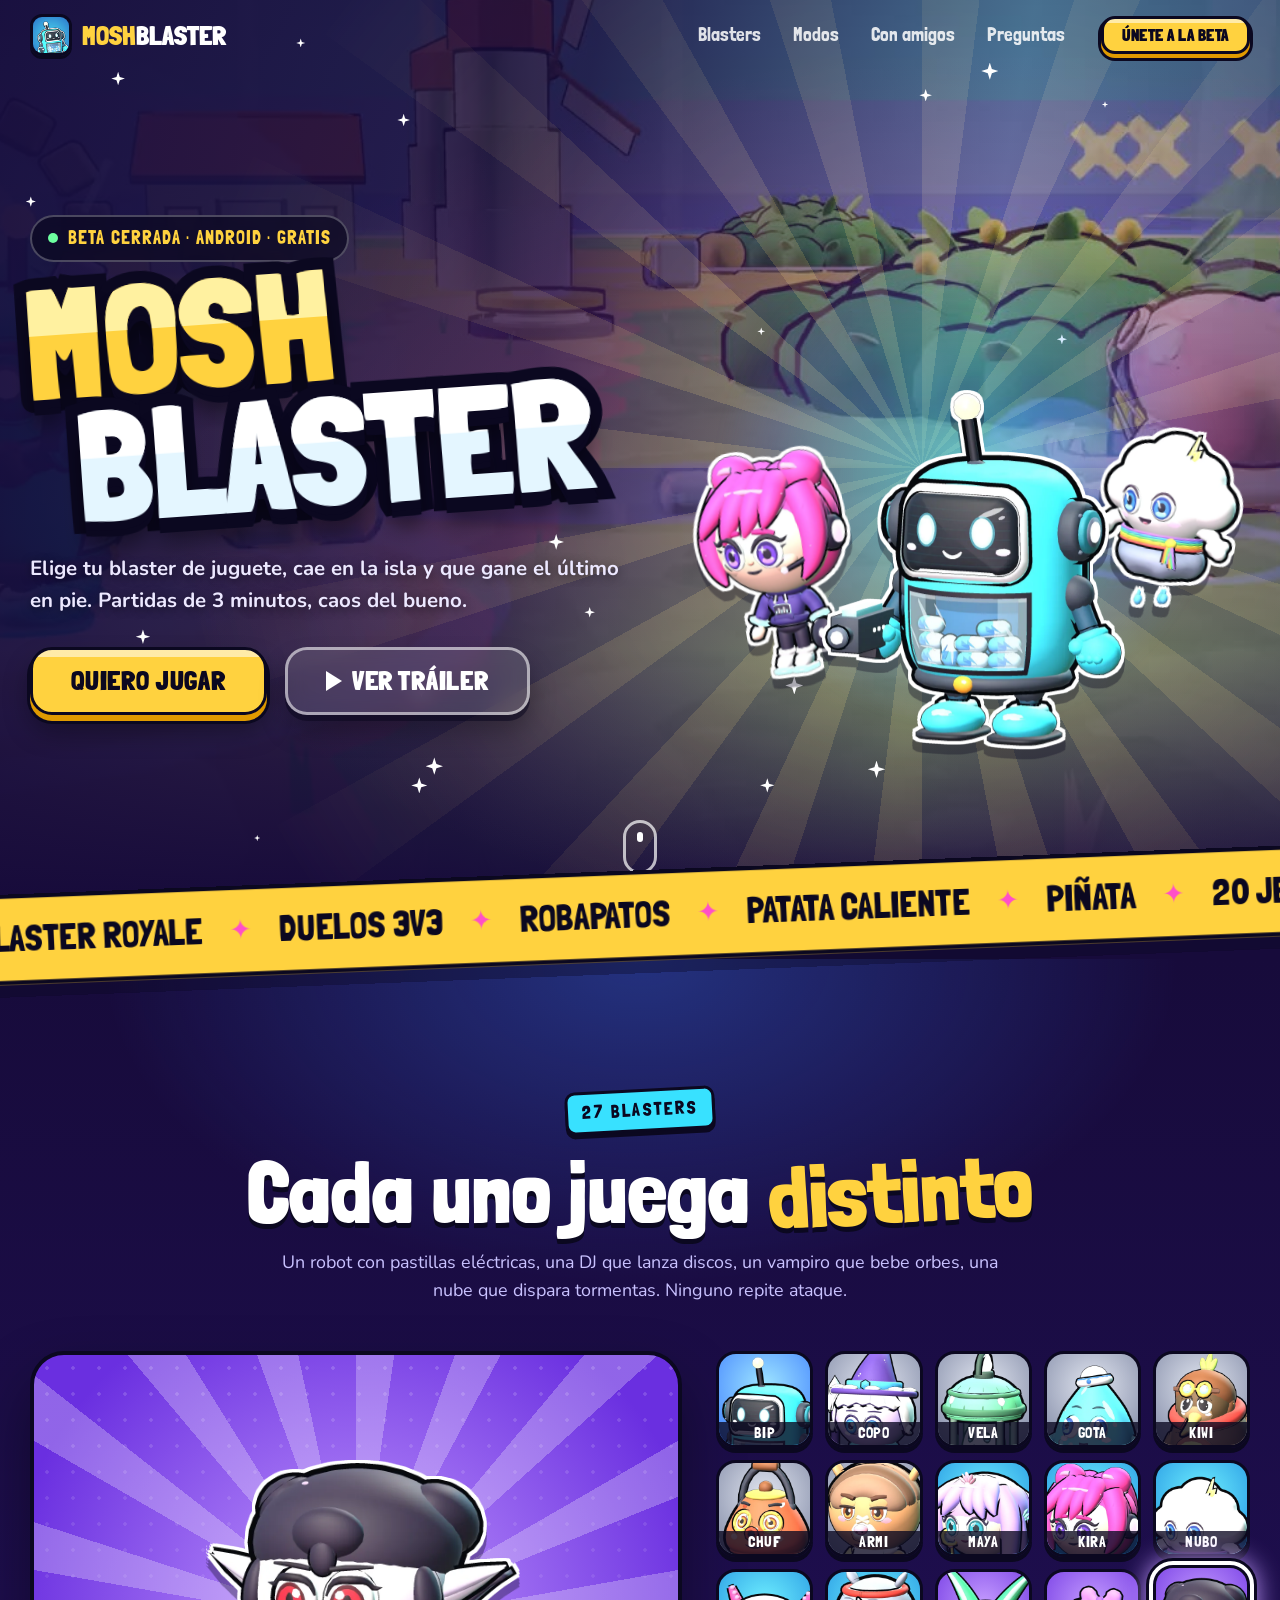
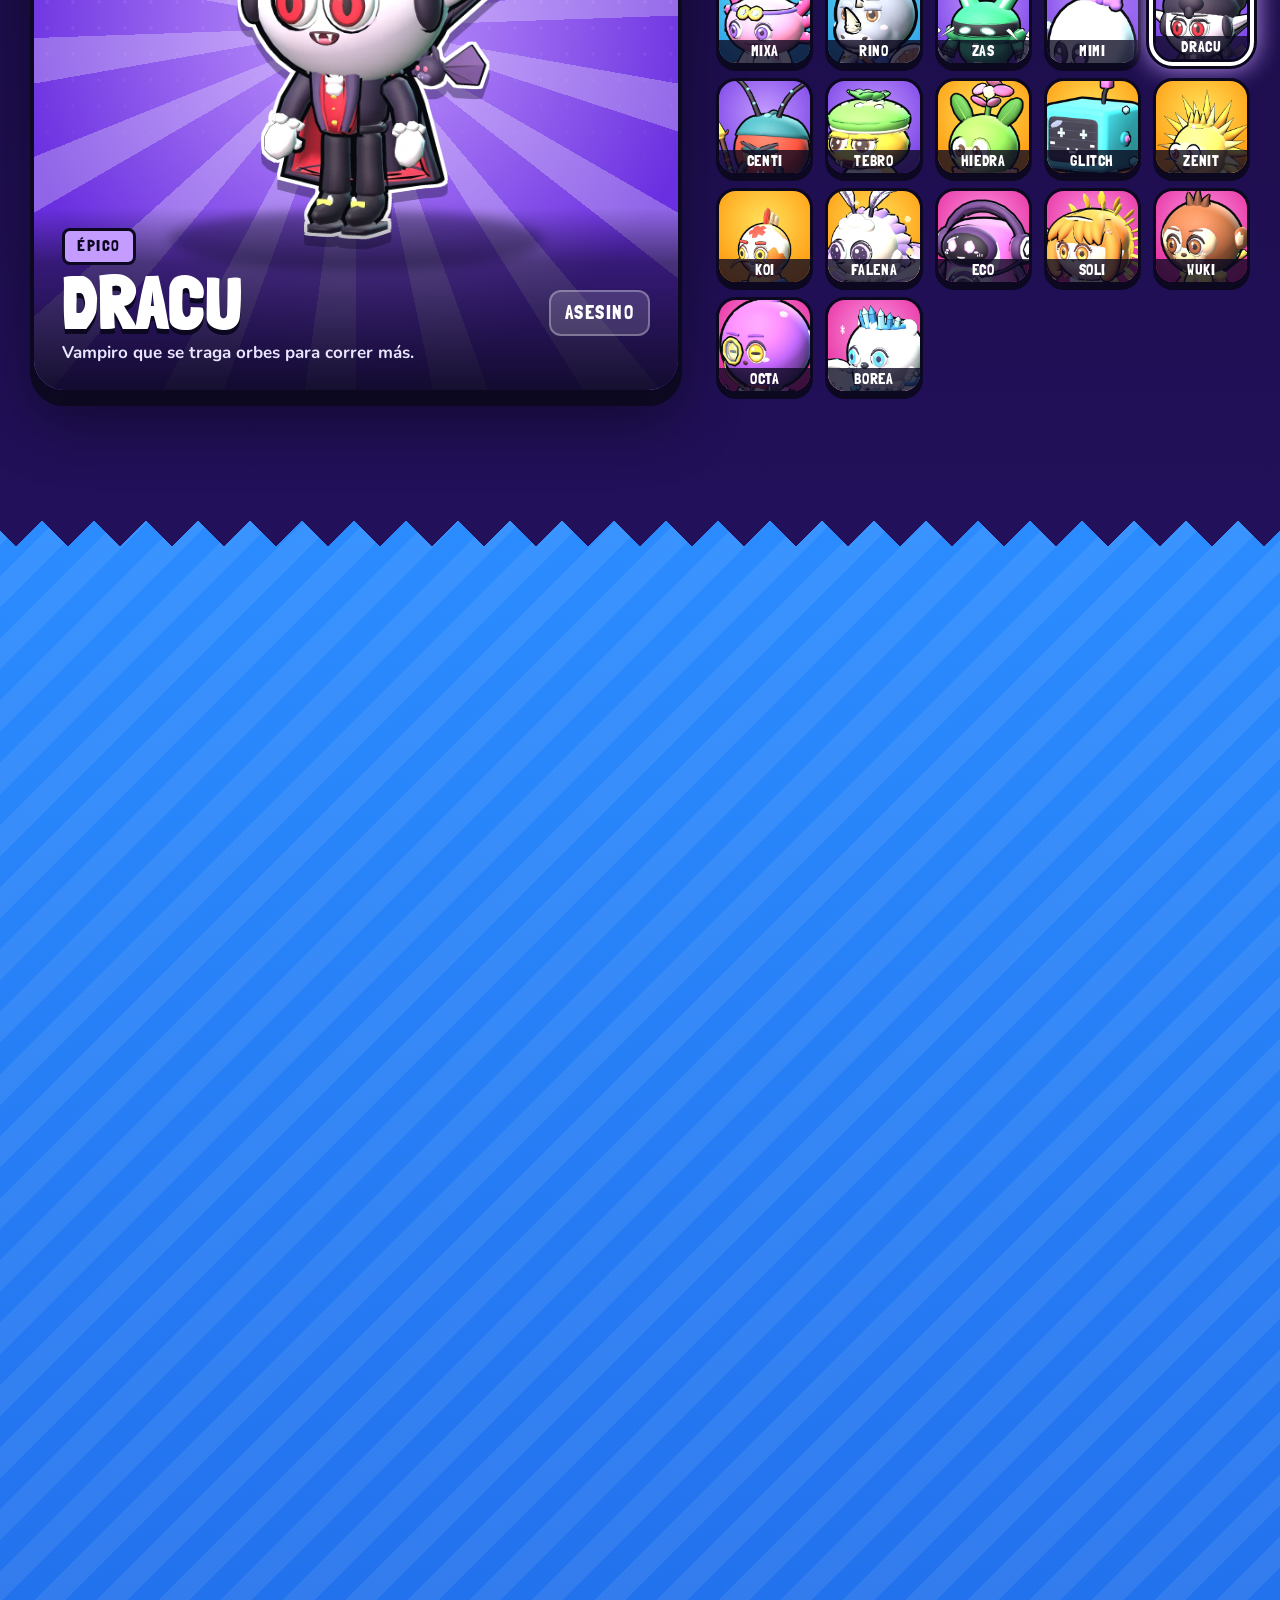
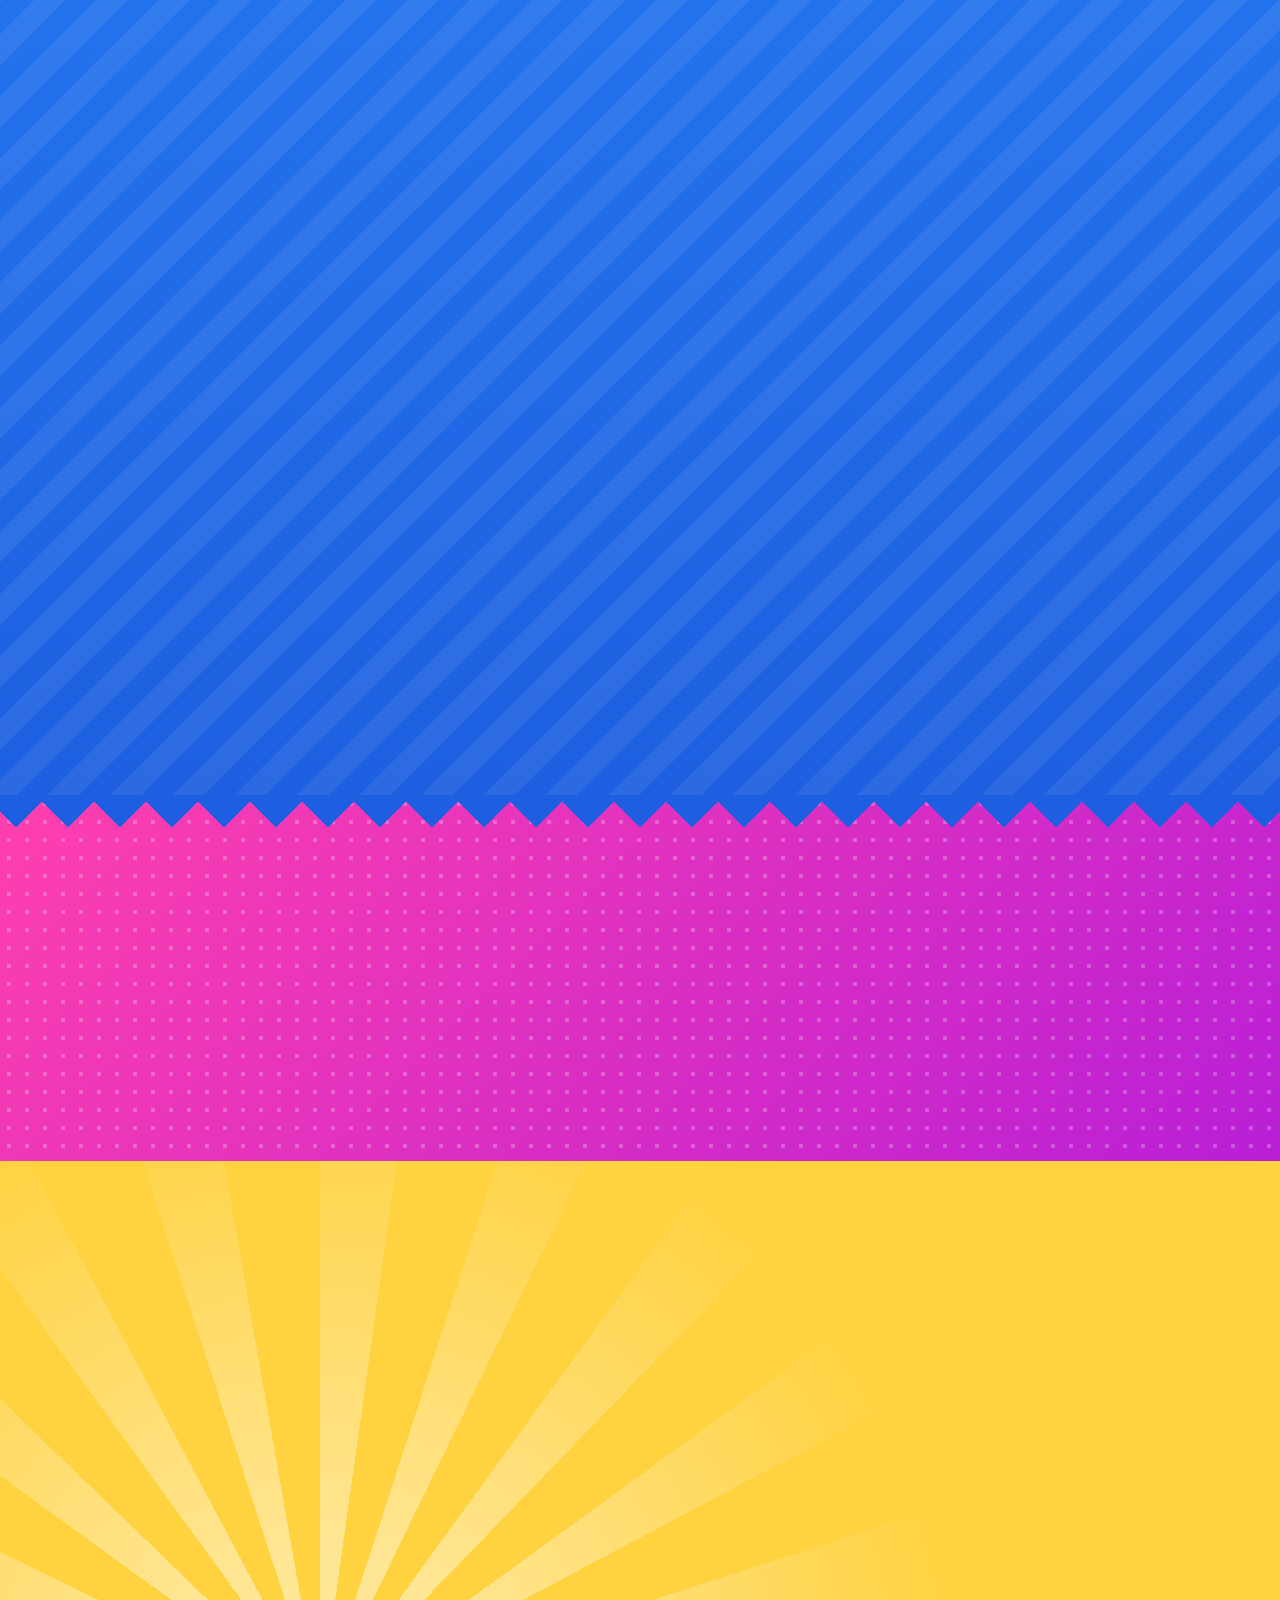
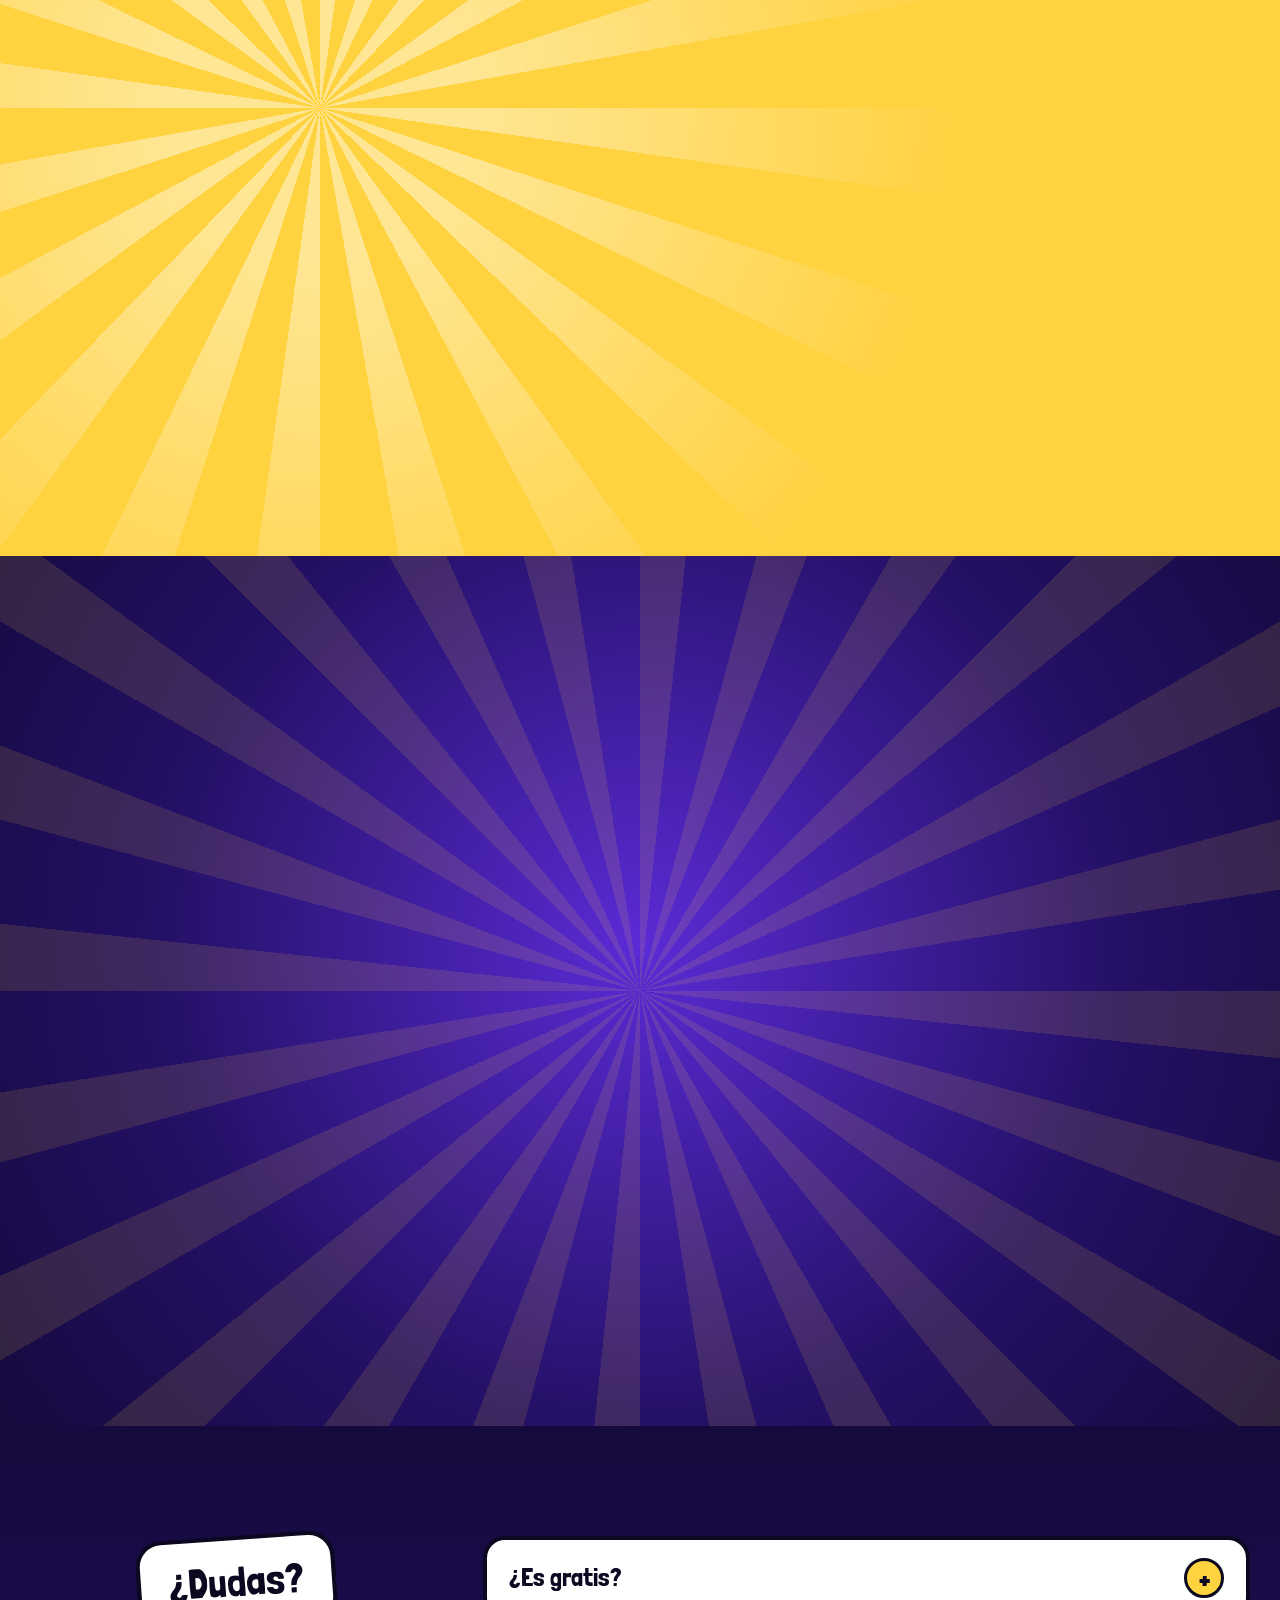
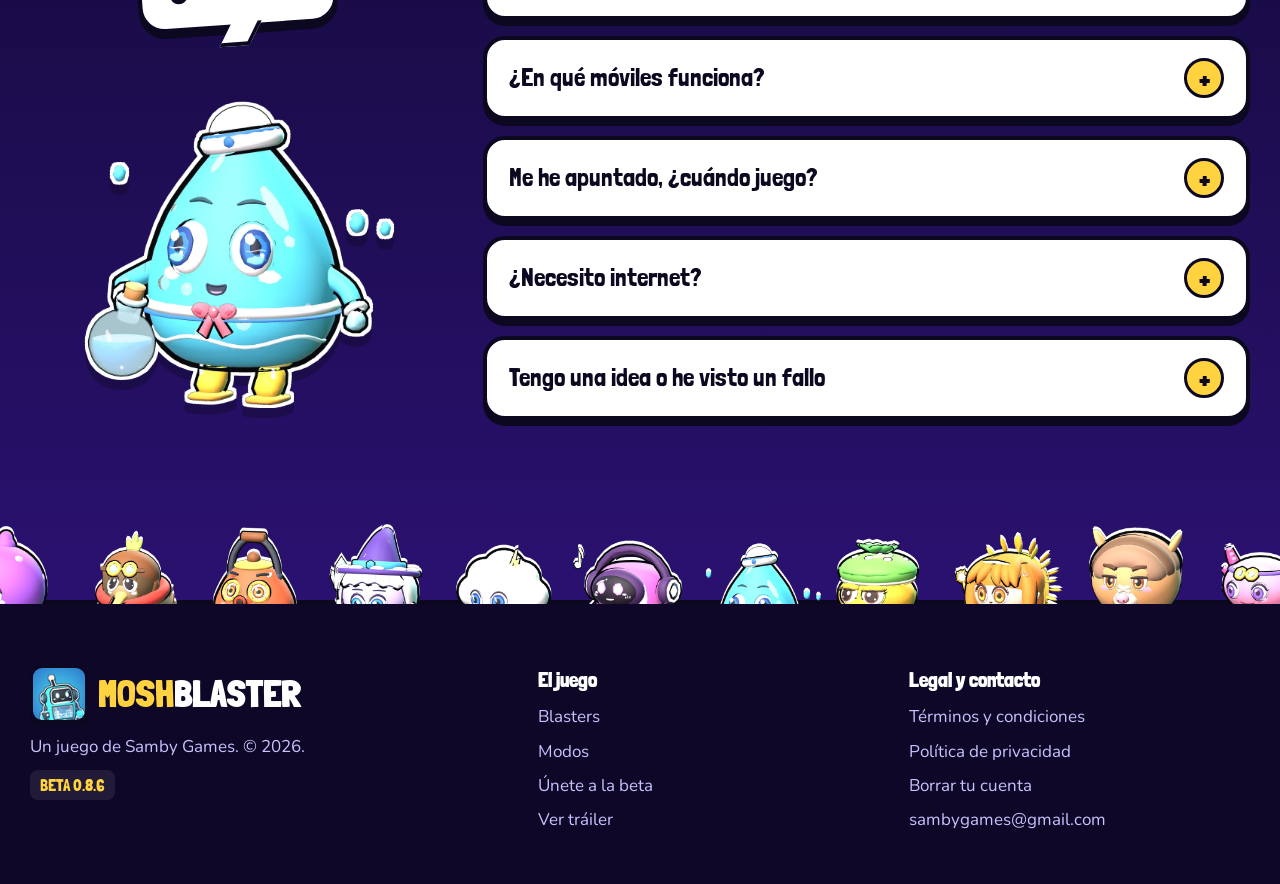
<file: index.html>
<!doctype html>
<html lang="es">
<head>
<meta charset="utf-8">
<meta name="viewport" content="width=device-width, initial-scale=1">
<title>Moshblaster · Batallas de blasters de juguete</title>
<meta name="description" content="Moshblaster es un juego de acción gratis para Android: 27 blasters de juguete, Blaster Royale, duelos 3 contra 3, Robapatos, Patata Caliente, Piñata y 20 jefes. Apúntate a la beta cerrada.">
<meta property="og:title" content="Moshblaster · Beta cerrada">
<meta property="og:description" content="27 blasters de juguete, Blaster Royale, duelos 3 contra 3 y 20 jefes. Gratis para Android. Apúntate a la beta.">
<meta property="og:image" content="https://moshblaster.com/vid/trailer.jpg">
<meta property="og:url" content="https://moshblaster.com/">
<meta property="og:type" content="website">
<meta name="twitter:card" content="summary_large_image">
<meta name="theme-color" content="#170b3b">
<link rel="icon" href="img/favicon.png">
<link rel="apple-touch-icon" href="img/apple-touch.png">
<link rel="preconnect" href="https://fonts.googleapis.com">
<link rel="preconnect" href="https://fonts.gstatic.com" crossorigin>
<link href="https://fonts.googleapis.com/css2?family=Londrina+Solid:wght@400;900&family=Nunito:wght@400;700;800;900&display=swap" rel="stylesheet">
<link rel="stylesheet" href="estilo.css">
</head>
<body class="inicio">

<div class="carga" aria-hidden="true"><div class="carga-dentro"><img src="img/icono.png" alt=""><div class="carga-barra"><i></i></div><p>CARGANDO</p></div></div>

<header class="barra">
  <div class="ancho">
    <a class="marca" href="#top" aria-label="Moshblaster, inicio"><img src="img/favicon.png" alt=""><span><b>MOSH</b>BLASTER</span></a>
    <nav aria-label="Secciones">
      <a href="#blasters">Blasters</a>
      <a href="#modos">Modos</a>
      <a href="#amigos">Con amigos</a>
      <a href="#preguntas">Preguntas</a>
    </nav>
    <a class="boton mini" href="#beta">Únete a la beta</a>
  </div>
</header>

<main id="top">

<!-- ============================ PORTADA ============================ -->
<section class="portada" aria-label="Portada">
  <video class="fondo-video" src="vid/portada.mp4" poster="vid/portada.jpg" autoplay muted loop playsinline preload="auto" aria-hidden="true"></video>
  <div class="velo" aria-hidden="true"></div>
  <div class="rayos" aria-hidden="true"></div>
  <div class="chispas" aria-hidden="true"></div>

  <div class="ancho portada-dentro">
    <div class="portada-texto">
      <span class="sello-beta"><i></i> Beta cerrada · Android · Gratis</span>
      <h1 class="logo" aria-label="Moshblaster">
        <span class="mosh" data-texto="MOSH">MOSH</span>
        <span class="blaster" data-texto="BLASTER">BLASTER</span>
      </h1>
      <p class="lema">Elige tu blaster de juguete, cae en la isla y que gane el último en pie. Partidas de 3 minutos, caos del bueno.</p>
      <div class="botones">
        <a class="boton grande" href="#beta">Quiero jugar</a>
        <button class="boton cristal grande" type="button" data-trailer><span class="play" aria-hidden="true"></span>Ver tráiler</button>
      </div>
    </div>
    <div class="portada-heroe" aria-hidden="true">
      <div class="aro"></div>
      <img class="heroe uno" src="img/b/vekta.webp" alt="">
      <img class="heroe dos" src="img/b/kira.webp" alt="">
      <img class="heroe tres" src="img/b/nubo.webp" alt="">
    </div>
  </div>
  <a class="baja" href="#blasters" aria-label="Bajar"><span></span></a>
</section>

<!-- ============================ CINTA ============================ -->
<div class="cinta" aria-hidden="true">
  <div class="cinta-pista">
    <span>Blaster Royale</span><b>✦</b><span>Duelos 3v3</span><b>✦</b><span>Robapatos</span><b>✦</b><span>Patata Caliente</span><b>✦</b><span>Piñata</span><b>✦</b><span>20 jefes</span><b>✦</b><span>Liga Blaster</span><b>✦</b><span>Infierno</span><b>✦</b>
    <span>Blaster Royale</span><b>✦</b><span>Duelos 3v3</span><b>✦</b><span>Robapatos</span><b>✦</b><span>Patata Caliente</span><b>✦</b><span>Piñata</span><b>✦</b><span>20 jefes</span><b>✦</b><span>Liga Blaster</span><b>✦</b><span>Infierno</span><b>✦</b>
  </div>
</div>

<!-- ============================ BLASTERS ============================ -->
<section id="blasters" class="blasters">
  <div class="ancho">
    <header class="titulo-seccion entra">
      <span class="antetitulo">27 blasters</span>
      <h2>Cada uno juega <em>distinto</em></h2>
      <p>Un robot con pastillas eléctricas, una DJ que lanza discos, un vampiro que bebe orbes, una nube que dispara tormentas. Ninguno repite ataque.</p>
    </header>

    <div class="escaparate entra">
      <div class="escena" data-calidad="ULTRA">
        <div class="escena-rayos" aria-hidden="true"></div>
        <div class="escena-suelo" aria-hidden="true"></div>
        <img class="escena-img" src="img/b/vekta.webp" alt="BIP" width="900" height="1100">
        <div class="ficha">
          <span class="ficha-calidad">INICIAL</span>
          <h3 class="ficha-nombre">BIP</h3>
          <p class="ficha-tipo">DESTRUCTOR</p>
          <p class="ficha-frase">Dispara pastillas eléctricas y se sobrecarga.</p>
        </div>
      </div>
      <div class="roster" role="list" aria-label="Elige un blaster"></div>
    </div>
  </div>
</section>

<!-- ============================ MODOS ============================ -->
<section id="modos" class="modos">
  <div class="filo arriba" aria-hidden="true"></div>
  <div class="ancho">
    <header class="cartel-seccion entra">
      <span class="cinta-titulo">Modos de juego</span>
      <h2 class="rotulo-seccion"><span>Elige</span> <span>tu</span> <span>caos</span></h2>
    </header>

    <article class="carta-modo grande entra" style="--c1:#ffe14d;--c2:#ff9d00">
      <div class="cm-cielo" aria-hidden="true"></div>
      <div class="cm-tele"><video data-src="vid/royale.mp4" muted loop playsinline preload="none"></video><span class="cm-vivo">EN DIRECTO</span></div>
      <div class="cm-info">
        <span class="cm-tag">Solo · Dúos · Tríos</span>
        <h3 class="cm-nombre">Blaster Royale</h3>
        <p class="cm-texto">Veinte equipos caen en una isla enorme. Rompe cajas fuertes, recluta blasters, fusiónalos hasta hacerlos gigantes y sé el último en pie mientras la zona se cierra.</p>
      </div>
      <img class="cm-blaster" src="img/b/vekta.webp" alt="" aria-hidden="true">
    </article>

    <div class="modos-rejilla">
      <article class="carta-modo entra" style="--c1:#ff7a8a;--c2:#e8264a">
        <div class="cm-cielo" aria-hidden="true"></div>
        <span class="cm-tag">3 vs 3</span>
        <div class="cm-tele"><video data-src="vid/duelos.mp4" muted loop playsinline preload="none"></video></div>
        <h3 class="cm-nombre">Duelos</h3>
        <p class="cm-texto">Torneo de dieciséis equipos. Llega a la final.</p>
        <img class="cm-blaster" src="img/b/zeph.webp" alt="" aria-hidden="true">
      </article>
      <article class="carta-modo entra" style="--c1:#7fe0ff;--c2:#1f86e8">
        <div class="cm-cielo" aria-hidden="true"></div>
        <span class="cm-tag">3 vs 3</span>
        <div class="cm-tele"><video data-src="vid/patos.mp4" muted loop playsinline preload="none"></video></div>
        <h3 class="cm-nombre">Robapatos</h3>
        <p class="cm-texto">Roba sus patos de goma y llévalos a tu bañera.</p>
        <img class="cm-blaster" src="img/b/kiwi.webp" alt="" aria-hidden="true">
      </article>
      <article class="carta-modo entra" style="--c1:#ffbf5a;--c2:#f06a12">
        <div class="cm-cielo" aria-hidden="true"></div>
        <span class="cm-tag">3 vs 3</span>
        <div class="cm-tele"><video data-src="vid/patata.mp4" muted loop playsinline preload="none"></video></div>
        <h3 class="cm-nombre">Patata Caliente</h3>
        <p class="cm-texto">Hazla tuya a golpes y mándala antes de que estalle.</p>
        <img class="cm-blaster" src="img/b/chuf.webp" alt="" aria-hidden="true">
      </article>
      <article class="carta-modo entra" style="--c1:#ff9ce4;--c2:#d6249f">
        <div class="cm-cielo" aria-hidden="true"></div>
        <span class="cm-tag">3 vs 3</span>
        <div class="cm-tele"><video data-src="vid/pinata.mp4" muted loop playsinline preload="none"></video></div>
        <h3 class="cm-nombre">Piñata</h3>
        <p class="cm-texto">Revienta la piñata y llena tu cesta de caramelos.</p>
        <img class="cm-blaster" src="img/b/kira.webp" alt="" aria-hidden="true">
      </article>
      <article class="carta-modo entra" style="--c1:#b8f0ff;--c2:#3a8fd8">
        <div class="cm-cielo" aria-hidden="true"></div>
        <span class="cm-tag">Jefes</span>
        <div class="cm-tele"><video data-src="vid/jefes.mp4" muted loop playsinline preload="none"></video></div>
        <h3 class="cm-nombre">20 jefes</h3>
        <p class="cm-texto">Cinco mundos, jefes con fases y su versión ULTRA.</p>
        <img class="cm-blaster" src="img/b/borea.webp" alt="" aria-hidden="true">
      </article>
      <article class="carta-modo entra" style="--c1:#c9a2ff;--c2:#6a2fe0">
        <div class="cm-cielo" aria-hidden="true"></div>
        <span class="cm-tag">Y más</span>
        <div class="cm-tele"><video data-src="vid/cajas.mp4" muted loop playsinline preload="none"></video></div>
        <h3 class="cm-nombre">Y mucho más</h3>
        <p class="cm-texto">Liga Blaster, el Infierno sin fin, tu patio y una expedición entera.</p>
        <img class="cm-blaster" src="img/b/wuki.webp" alt="" aria-hidden="true">
      </article>
    </div>
  </div>
</section>

<!-- ============================ CIFRAS ============================ -->
<section class="cifras" aria-label="El juego en cifras">
  <div class="filo arriba" aria-hidden="true"></div>
  <div class="ancho cifras-fila">
    <div class="estallido entra" style="--c:#ffd23f;--g:-6deg"><b data-cuenta="27">27</b><span>blasters</span></div>
    <div class="estallido entra" style="--c:#38e1ff;--g:5deg"><b data-cuenta="9">9</b><span>modos</span></div>
    <div class="estallido entra" style="--c:#ff7ad9;--g:-3deg"><b data-cuenta="20">20</b><span>jefes</span></div>
    <div class="estallido entra" style="--c:#7dff9b;--g:6deg"><b>3'</b><span>por partida</span></div>
    <div class="estallido entra" style="--c:#ff9a3d;--g:-5deg"><b>0€</b><span>para jugar</span></div>
  </div>
</section>

<!-- ============================ AMIGOS ============================ -->
<section id="amigos" class="amigos">
  <div class="amigos-rayos" aria-hidden="true"></div>
  <div class="ancho amigos-dentro">
    <div class="podio entra" aria-hidden="true">
      <div class="puesto p2"><img src="img/b/gota.webp" alt=""><div class="peana"><b>2</b></div></div>
      <div class="puesto p1"><span class="corona">👑</span><img src="img/b/chuf.webp" alt=""><div class="peana"><b>1</b></div></div>
      <div class="puesto p3"><img src="img/b/wuki.webp" alt=""><div class="peana"><b>3</b></div></div>
    </div>
    <div class="amigos-texto">
      <header class="cartel-seccion izq entra">
        <span class="cinta-titulo azul">Online</span>
        <h2 class="rotulo-seccion oscuro"><span>Mejor</span> <span>con</span> <span>amigos</span></h2>
      </header>
      <div class="losas">
        <div class="losa entra" style="--c:#3b7bff">
          <svg viewBox="0 0 48 48" aria-hidden="true"><circle cx="17" cy="16" r="7"/><circle cx="33" cy="18" r="6"/><path d="M4 40c0-8 6-13 13-13s13 5 13 13z"/><path d="M27 40c1-6 4-10 7-10 5 0 10 4 10 10z"/></svg>
          <b>Dúos y tríos</b><p>Crea una sala, invita a tus amigos y caed juntos.</p>
        </div>
        <div class="losa entra" style="--c:#ff9a00">
          <svg viewBox="0 0 48 48" aria-hidden="true"><path d="M14 6h20v8c0 9-4 15-10 15S14 23 14 14z"/><path d="M14 9H6c0 7 3 11 9 12M34 9h8c0 7-3 11-9 12" fill="none" stroke-width="4" stroke="currentColor"/><path d="M20 29h8v6h5v6H15v-6h5z"/></svg>
          <b>Ranking mundial</b><p>Top 100 por elo y por liga, y tu vitrina con trofeos.</p>
        </div>
        <div class="losa entra" style="--c:#e0168f">
          <svg viewBox="0 0 48 48" aria-hidden="true"><path d="M24 4l5 13 13 5-13 5-5 13-5-13-13-5 13-5z"/><path d="M39 30l2 5 5 2-5 2-2 5-2-5-5-2 5-2z"/></svg>
          <b>Colecciónalo todo</b><p>Aspectos, mascotas, emotes y un álbum de cromos.</p>
        </div>
        <div class="losa entra" style="--c:#16b46b">
          <svg viewBox="0 0 48 48" aria-hidden="true"><path d="M24 4l17 6v12c0 11-7 19-17 22C14 41 7 33 7 22V10z"/><path d="M16 24l6 6 11-12" fill="none" stroke="#0b0820" stroke-width="5" stroke-linecap="round" stroke-linejoin="round"/></svg>
          <b>Cuenta a salvo</b><p>Vincula tu correo y no pierdes nada al cambiar de móvil.</p>
        </div>
      </div>
    </div>
  </div>
</section>

<!-- ============================ BETA ============================ -->
<section id="beta" class="beta">
  <div class="beta-rayos" aria-hidden="true"></div>
  <div class="ancho">
    <div class="ticket-sitio entra">
    <img class="ticket-bip" src="img/b/vekta.webp" alt="" aria-hidden="true">
    <div class="ticket">
      <div class="ticket-lado" aria-hidden="true"><span>PASE BETA</span><i>Nº 0001</i></div>
      <div class="ticket-cuerpo">
        <span class="cinta-titulo rosa">Beta cerrada · Google Play</span>
        <h2 class="rotulo-seccion"><span>Entra</span> <span>antes</span> <span>que</span> <span>nadie</span></h2>
        <p class="beta-texto">Deja el correo de tu cuenta de Google. Te llega el enlace al momento y en unos días tendrás acceso, aunque a veces tarda un poco más.</p>
        <form class="lista" id="lista" novalidate>
          <div class="campos">
            <label class="oculto" for="lista-correo">Tu correo de Google</label>
            <input id="lista-correo" name="email" type="email" inputmode="email" autocomplete="email" required maxlength="200" placeholder="tucorreo@gmail.com">
            <label class="oculto" for="lista-nombre">Tu nombre (opcional)</label>
            <input id="lista-nombre" name="name" type="text" autocomplete="nickname" maxlength="24" placeholder="Tu nombre (opcional)">
            <input class="trampa" name="web" type="text" tabindex="-1" autocomplete="off" aria-hidden="true">
            <button class="boton grande" type="submit">Quiero jugar</button>
          </div>
          <p class="aviso" role="status" aria-live="polite"></p>
          <p class="nota">Usa el correo con el que entras en Google Play en el móvil: solo ese podrá descargarlo. Solo lo usamos para darte acceso (<a href="privacidad.html">privacidad</a>).</p>
        </form>
      </div>
    </div>
    </div>
  </div>
</section>

<!-- ============================ PREGUNTAS ============================ -->
<section id="preguntas" class="preguntas">
  <div class="ancho preguntas-dentro">
    <div class="pregunton entra" aria-hidden="true">
      <div class="bocadillo">¿Dudas?</div>
      <img src="img/b/gota.webp" alt="">
    </div>
    <div class="dudas">
      <details class="entra"><summary>¿Es gratis?</summary><p>Sí, entero. Ahora mismo no tiene compras con dinero real ni anuncios.</p></details>
      <details class="entra"><summary>¿En qué móviles funciona?</summary><p>En Android, desde Google Play. Va fluido también en móviles sencillos y tiene ajustes de gráficos.</p></details>
      <details class="entra"><summary>Me he apuntado, ¿cuándo juego?</summary><p>Te damos de alta a mano en unos días, y Google Play tarda de 1 a 4 días más en enseñarte la beta. Si el enlace dice «no disponible», prueba al día siguiente.</p></details>
      <details class="entra"><summary>¿Necesito internet?</summary><p>Para jugar solo, no. Para los modos online, el ranking, los amigos y la copia de tu cuenta, sí.</p></details>
      <details class="entra"><summary>Tengo una idea o he visto un fallo</summary><p>Escríbenos a <a href="mailto:sambygames@gmail.com">sambygames@gmail.com</a> y dinos qué blaster llevabas, en qué modo y qué móvil usas.</p></details>
    </div>
  </div>
</section>

</main>

<footer class="pie">
  <div class="pie-cabezas" aria-hidden="true"></div>
  <div class="ancho pie-dentro">
    <div class="col marca-pie">
      <a class="marca grande" href="#top"><img src="img/favicon.png" alt=""><span><b>MOSH</b>BLASTER</span></a>
      <span>Un juego de Samby Games. © 2026.</span>
      <span class="version">BETA 0.8.6</span>
    </div>
    <div class="col">
      <b>El juego</b>
      <a href="#blasters">Blasters</a>
      <a href="#modos">Modos</a>
      <a href="#beta">Únete a la beta</a>
      <button class="enlace" type="button" data-trailer>Ver tráiler</button>
    </div>
    <div class="col">
      <b>Legal y contacto</b>
      <a href="terminos.html">Términos y condiciones</a>
      <a href="privacidad.html">Política de privacidad</a>
      <a href="borrar-cuenta.html">Borrar tu cuenta</a>
      <a href="mailto:sambygames@gmail.com">sambygames@gmail.com</a>
    </div>
  </div>
</footer>

<dialog class="cine" aria-label="Tráiler de Moshblaster">
  <button class="cerrar" type="button" aria-label="Cerrar">✕</button>
  <video controls playsinline preload="none" poster="vid/trailer.jpg"><source data-src="vid/trailer.mp4" type="video/mp4"></video>
</dialog>
<canvas class="confeti" aria-hidden="true"></canvas>

<script src="sitio.js"></script>
</body>
</html>
</file>
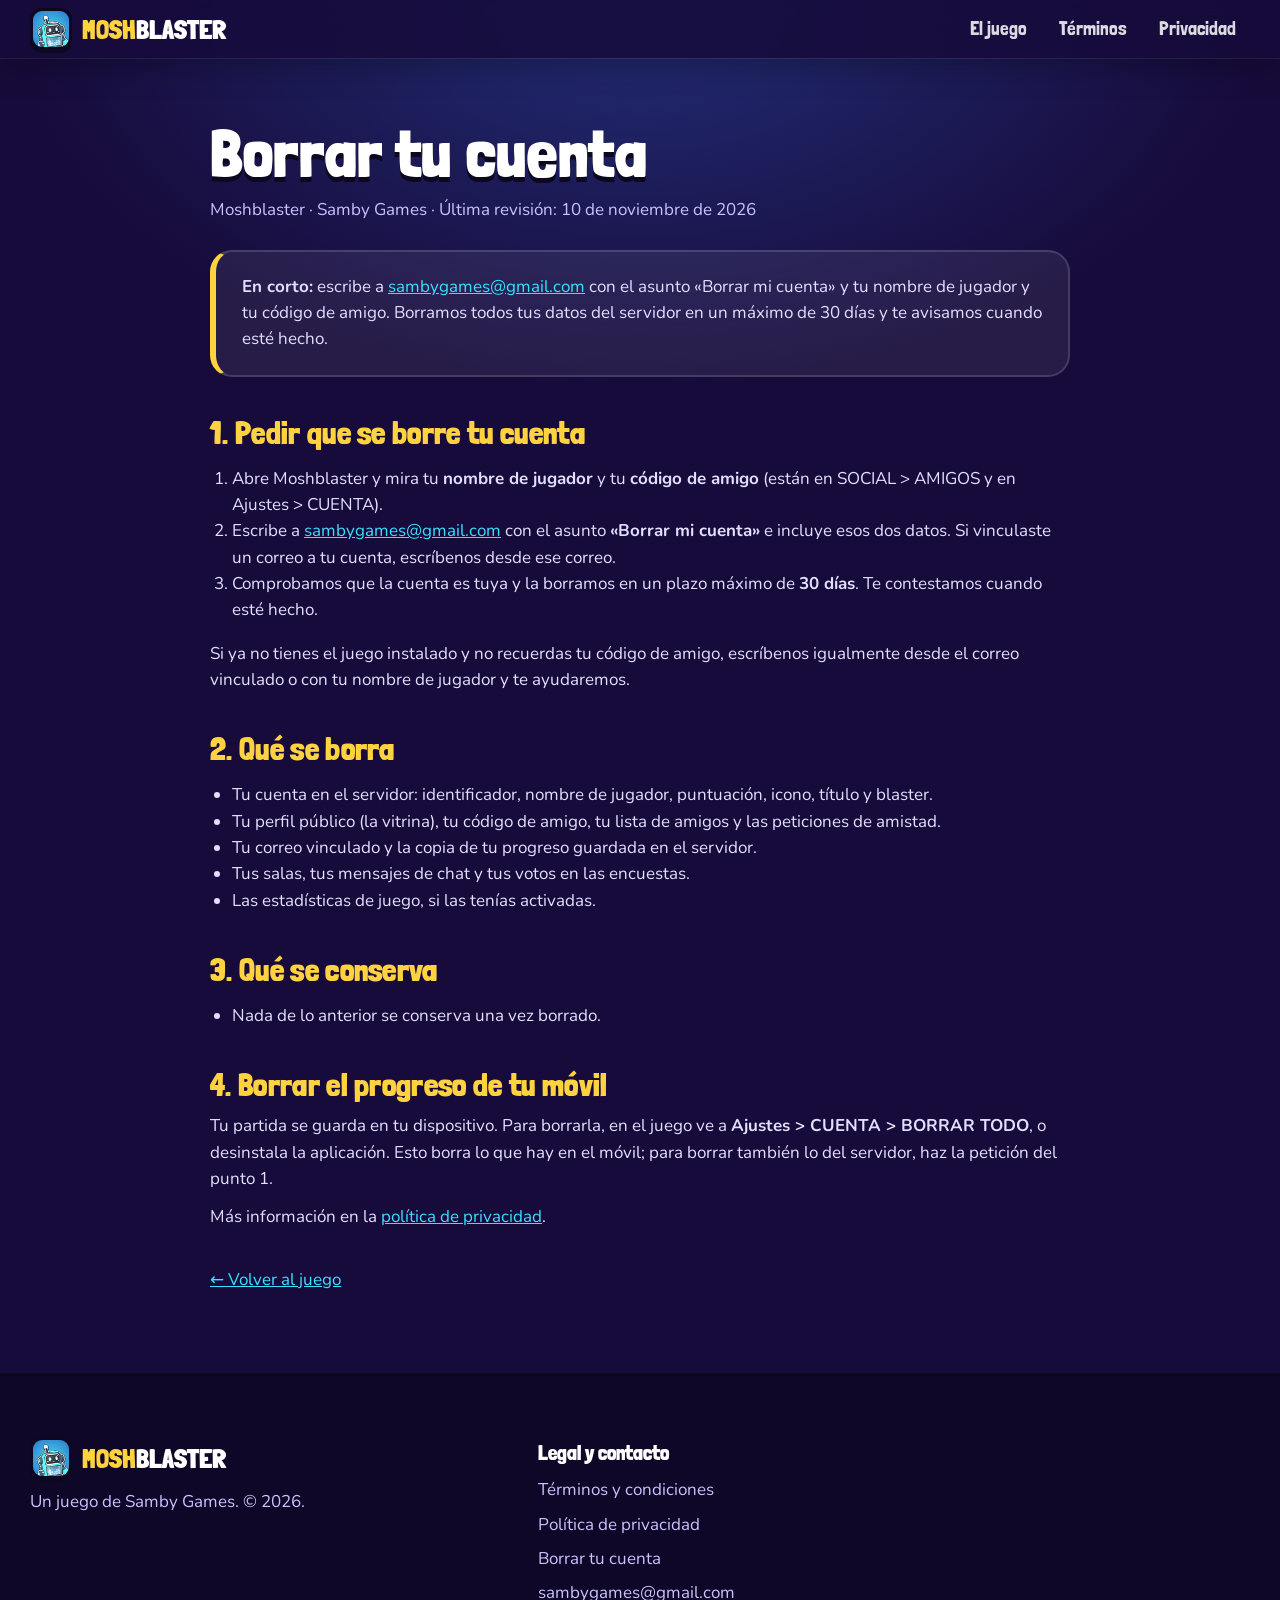
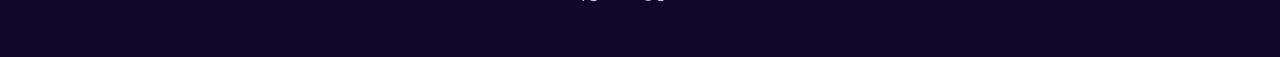
<file: borrar-cuenta.html>
<!doctype html>
<html lang="es">
<head>
<meta charset="utf-8">
<meta name="viewport" content="width=device-width, initial-scale=1">
<title>Borrar tu cuenta · Moshblaster</title>
<meta name="description" content="Cómo borrar tu cuenta de Moshblaster y los datos asociados.">
<meta name="theme-color" content="#10152f">
<link rel="icon" href="img/favicon.png">
<link rel="preconnect" href="https://fonts.googleapis.com">
<link rel="preconnect" href="https://fonts.gstatic.com" crossorigin>
<link href="https://fonts.googleapis.com/css2?family=Londrina+Solid:wght@400;900&family=Nunito:wght@400;700&display=swap" rel="stylesheet">
<link rel="stylesheet" href="estilo.css">
</head>
<body>

<header class="barra">
  <div class="ancho">
    <a class="marca" href="index.html"><img src="img/favicon.png" alt=""><span><b>MOSH</b>BLASTER</span></a>
    <nav aria-label="Páginas">
      <a href="index.html">El juego</a>
      <a href="terminos.html">Términos</a>
      <a href="privacidad.html">Privacidad</a>
    </nav>
  </div>
</header>

<main class="legal">
  <div class="hoja">
    <h1>Borrar tu cuenta</h1>
    <p class="fecha">Moshblaster · Samby Games · Última revisión: 10 de noviembre de 2026</p>

    <div class="carta resumen">
      <p><b>En corto:</b> escribe a <a href="mailto:sambygames@gmail.com?subject=Borrar%20mi%20cuenta%20de%20Moshblaster">sambygames@gmail.com</a> con el asunto «Borrar mi cuenta» y tu nombre de jugador y tu código de amigo. Borramos todos tus datos del servidor en un máximo de 30 días y te avisamos cuando esté hecho.</p>
    </div>

    <h2>1. Pedir que se borre tu cuenta</h2>
    <ol>
      <li>Abre Moshblaster y mira tu <b>nombre de jugador</b> y tu <b>código de amigo</b> (están en SOCIAL &gt; AMIGOS y en Ajustes &gt; CUENTA).</li>
      <li>Escribe a <a href="mailto:sambygames@gmail.com?subject=Borrar%20mi%20cuenta%20de%20Moshblaster">sambygames@gmail.com</a> con el asunto <b>«Borrar mi cuenta»</b> e incluye esos dos datos. Si vinculaste un correo a tu cuenta, escríbenos desde ese correo.</li>
      <li>Comprobamos que la cuenta es tuya y la borramos en un plazo máximo de <b>30 días</b>. Te contestamos cuando esté hecho.</li>
    </ol>
    <p>Si ya no tienes el juego instalado y no recuerdas tu código de amigo, escríbenos igualmente desde el correo vinculado o con tu nombre de jugador y te ayudaremos.</p>

    <h2>2. Qué se borra</h2>
    <ul>
      <li>Tu cuenta en el servidor: identificador, nombre de jugador, puntuación, icono, título y blaster.</li>
      <li>Tu perfil público (la vitrina), tu código de amigo, tu lista de amigos y las peticiones de amistad.</li>
      <li>Tu correo vinculado y la copia de tu progreso guardada en el servidor.</li>
      <li>Tus salas, tus mensajes de chat y tus votos en las encuestas.</li>
      <li>Las estadísticas de juego, si las tenías activadas.</li>
    </ul>

    <h2>3. Qué se conserva</h2>
    <ul>
      <li>Nada de lo anterior se conserva una vez borrado.</li>
    </ul>

    <h2>4. Borrar el progreso de tu móvil</h2>
    <p>Tu partida se guarda en tu dispositivo. Para borrarla, en el juego ve a <b>Ajustes &gt; CUENTA &gt; BORRAR TODO</b>, o desinstala la aplicación. Esto borra lo que hay en el móvil; para borrar también lo del servidor, haz la petición del punto 1.</p>

    <p>Más información en la <a href="privacidad.html">política de privacidad</a>.</p>

    <p style="margin-top:36px"><a href="index.html">← Volver al juego</a></p>
  </div>
</main>
<footer>
  <div class="ancho">
    <div class="col marca-pie">
      <a class="marca" href="index.html"><img src="img/favicon.png" alt=""><span><b>MOSH</b>BLASTER</span></a>
      <span>Un juego de Samby Games. © 2026.</span>
    </div>
    <div class="col">
      <b>Legal y contacto</b>
      <a href="terminos.html">Términos y condiciones</a>
      <a href="privacidad.html">Política de privacidad</a>
      <a href="borrar-cuenta.html">Borrar tu cuenta</a>
      <a href="mailto:sambygames@gmail.com">sambygames@gmail.com</a>
    </div>
  </div>
</footer>

<script src="sitio.js"></script>
</body>
</html>
</file>
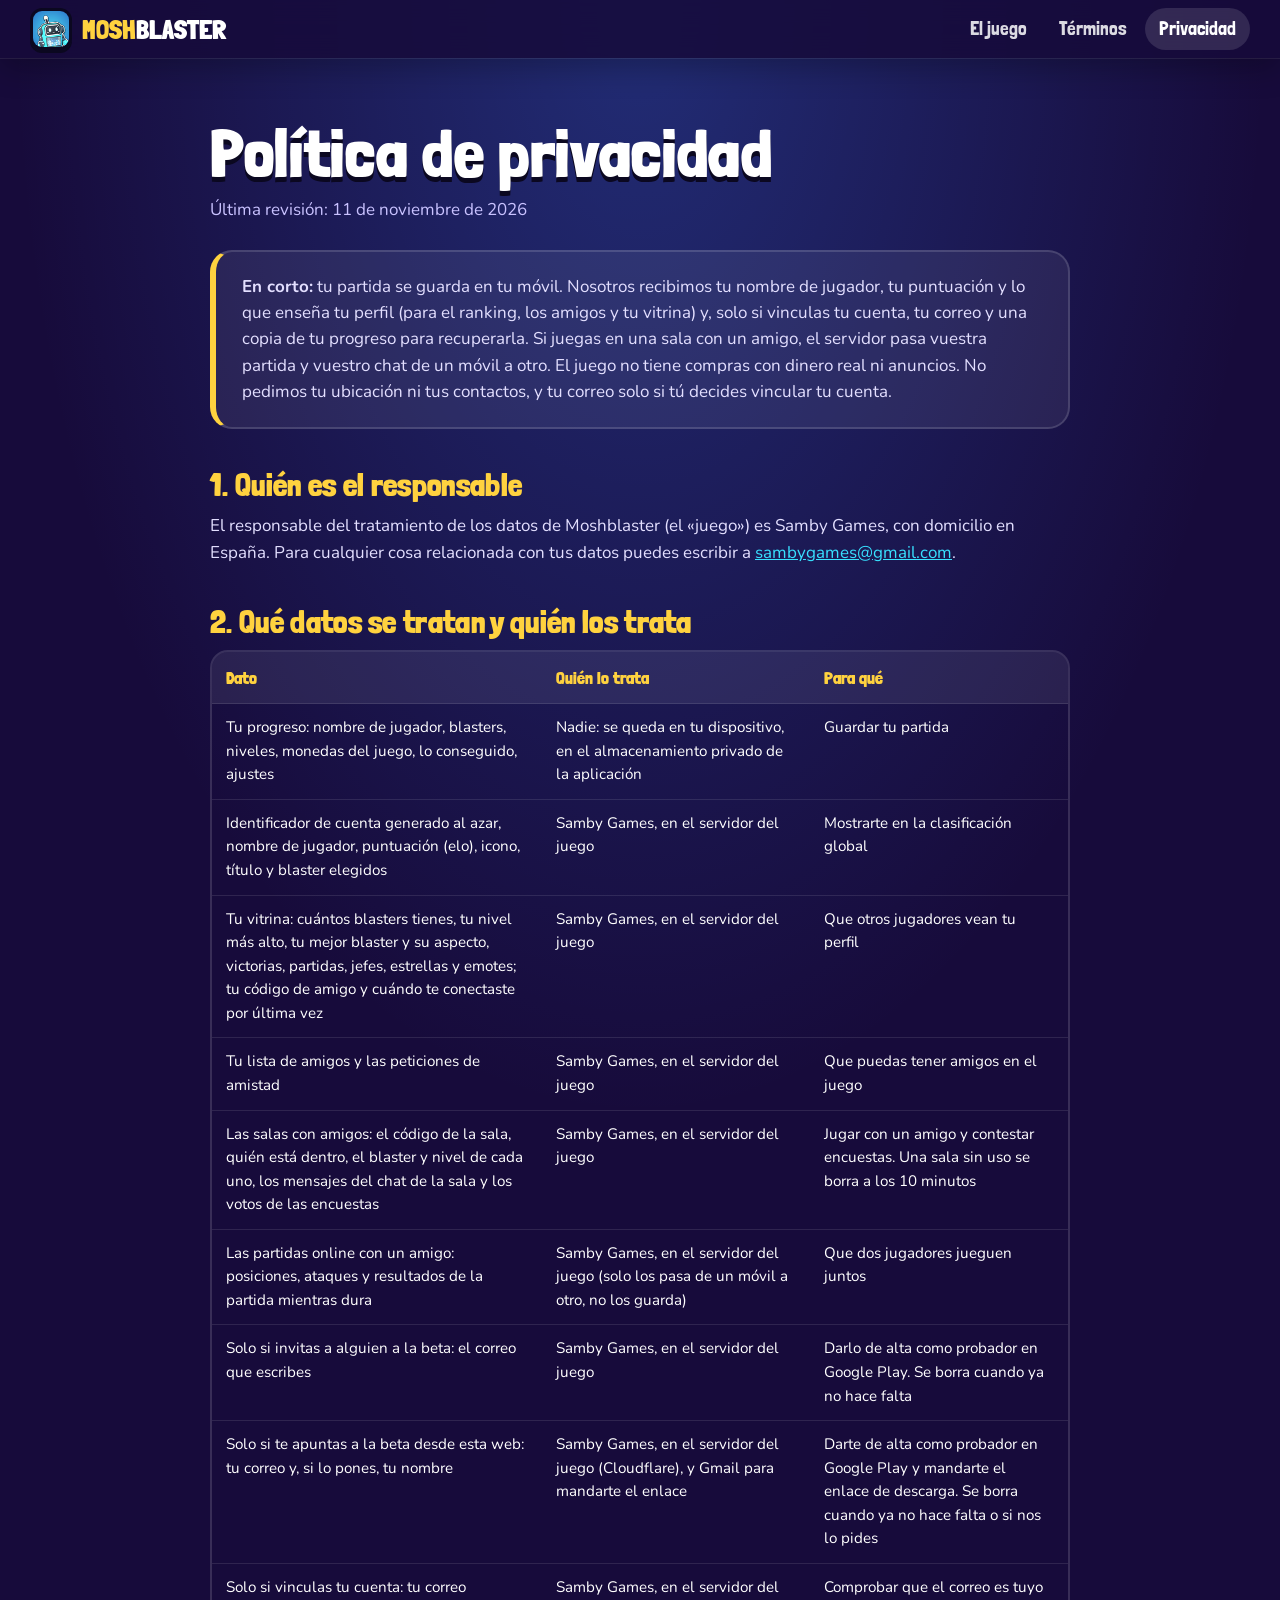
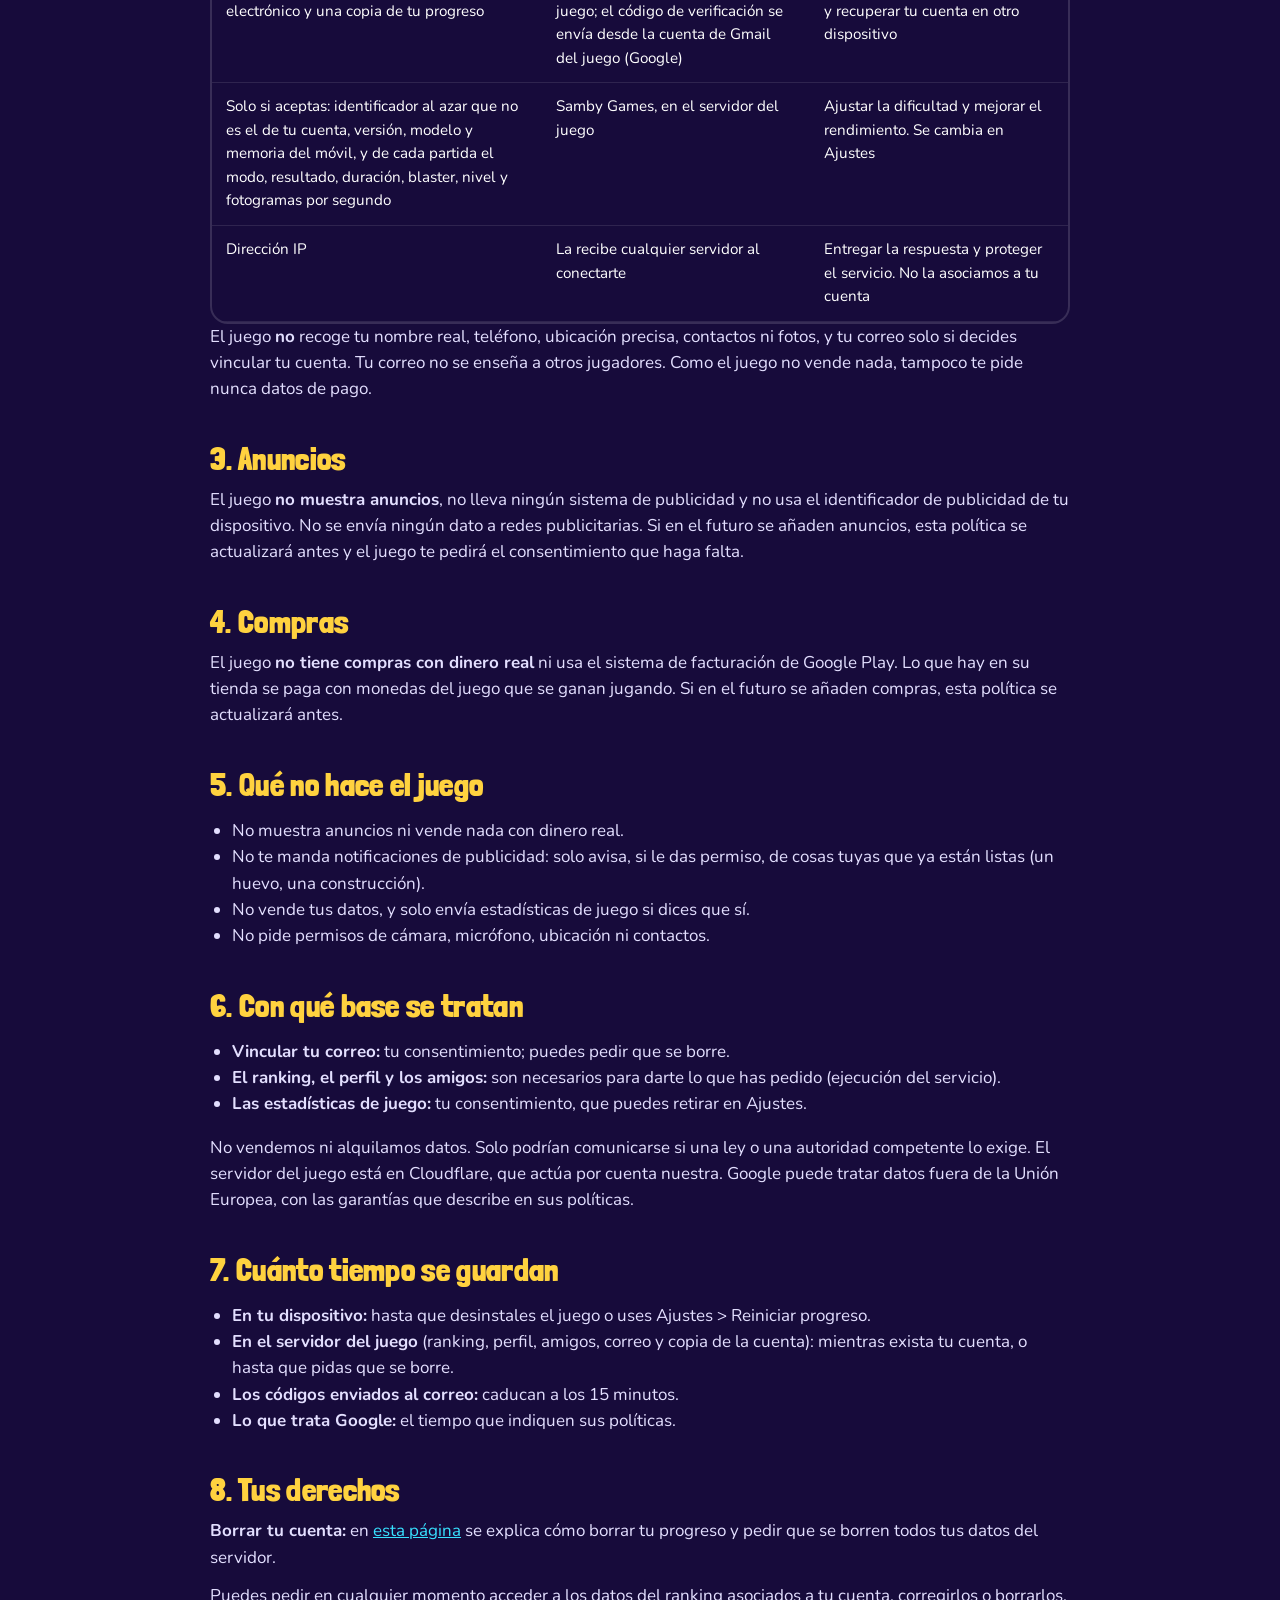
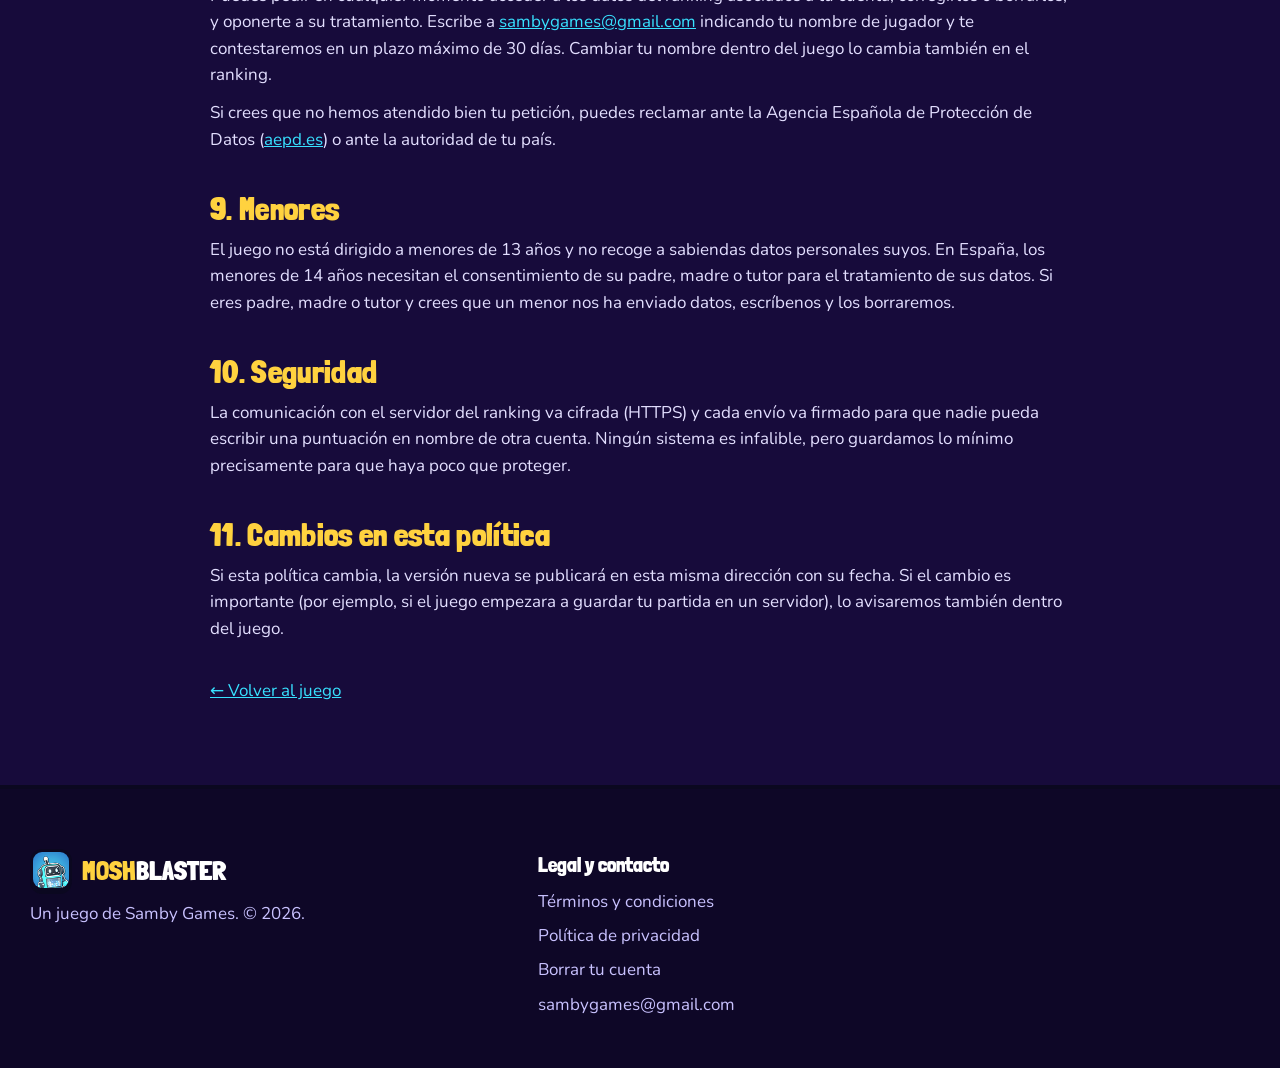
<file: privacidad.html>
<!doctype html>
<html lang="es">
<head>
<meta charset="utf-8">
<meta name="viewport" content="width=device-width, initial-scale=1">
<title>Política de privacidad · Moshblaster</title>
<meta name="description" content="Qué datos trata Moshblaster, quién los trata, para qué y cómo pedir que se borren.">
<meta name="theme-color" content="#10152f">
<link rel="icon" href="img/favicon.png">
<link rel="preconnect" href="https://fonts.googleapis.com">
<link rel="preconnect" href="https://fonts.gstatic.com" crossorigin>
<link href="https://fonts.googleapis.com/css2?family=Londrina+Solid:wght@400;900&family=Nunito:wght@400;700&display=swap" rel="stylesheet">
<link rel="stylesheet" href="estilo.css">
</head>
<body>

<header class="barra">
  <div class="ancho">
    <a class="marca" href="index.html"><img src="img/favicon.png" alt=""><span><b>MOSH</b>BLASTER</span></a>
    <nav aria-label="Páginas">
      <a href="index.html">El juego</a>
      <a href="terminos.html">Términos</a>
      <a href="privacidad.html" aria-current="page">Privacidad</a>
    </nav>
  </div>
</header>

<main class="legal">
  <div class="hoja">
    <h1>Política de privacidad</h1>
    <p class="fecha">Última revisión: 11 de noviembre de 2026</p>

    <div class="carta resumen">
      <p><b>En corto:</b> tu partida se guarda en tu móvil. Nosotros recibimos tu nombre de jugador, tu puntuación y lo que enseña tu perfil (para el ranking, los amigos y tu vitrina) y, solo si vinculas tu cuenta, tu correo y una copia de tu progreso para recuperarla. Si juegas en una sala con un amigo, el servidor pasa vuestra partida y vuestro chat de un móvil a otro. El juego no tiene compras con dinero real ni anuncios. No pedimos tu ubicación ni tus contactos, y tu correo solo si tú decides vincular tu cuenta.</p>
    </div>

    <h2>1. Quién es el responsable</h2>
    <p>El responsable del tratamiento de los datos de Moshblaster (el «juego») es Samby Games, con domicilio en España. Para cualquier cosa relacionada con tus datos puedes escribir a <a href="mailto:sambygames@gmail.com">sambygames@gmail.com</a>.</p>

    <h2>2. Qué datos se tratan y quién los trata</h2>
    <div class="tabla">
      <table>
        <thead><tr><th>Dato</th><th>Quién lo trata</th><th>Para qué</th></tr></thead>
        <tbody>
          <tr><td>Tu progreso: nombre de jugador, blasters, niveles, monedas del juego, lo conseguido, ajustes</td><td>Nadie: se queda en tu dispositivo, en el almacenamiento privado de la aplicación</td><td>Guardar tu partida</td></tr>
          <tr><td>Identificador de cuenta generado al azar, nombre de jugador, puntuación (elo), icono, título y blaster elegidos</td><td>Samby Games, en el servidor del juego</td><td>Mostrarte en la clasificación global</td></tr>
          <tr><td>Tu vitrina: cuántos blasters tienes, tu nivel más alto, tu mejor blaster y su aspecto, victorias, partidas, jefes, estrellas y emotes; tu código de amigo y cuándo te conectaste por última vez</td><td>Samby Games, en el servidor del juego</td><td>Que otros jugadores vean tu perfil</td></tr>
          <tr><td>Tu lista de amigos y las peticiones de amistad</td><td>Samby Games, en el servidor del juego</td><td>Que puedas tener amigos en el juego</td></tr>
          <tr><td>Las salas con amigos: el código de la sala, quién está dentro, el blaster y nivel de cada uno, los mensajes del chat de la sala y los votos de las encuestas</td><td>Samby Games, en el servidor del juego</td><td>Jugar con un amigo y contestar encuestas. Una sala sin uso se borra a los 10 minutos</td></tr>
          <tr><td>Las partidas online con un amigo: posiciones, ataques y resultados de la partida mientras dura</td><td>Samby Games, en el servidor del juego (solo los pasa de un móvil a otro, no los guarda)</td><td>Que dos jugadores jueguen juntos</td></tr>
          <tr><td>Solo si invitas a alguien a la beta: el correo que escribes</td><td>Samby Games, en el servidor del juego</td><td>Darlo de alta como probador en Google Play. Se borra cuando ya no hace falta</td></tr>
          <tr><td>Solo si te apuntas a la beta desde esta web: tu correo y, si lo pones, tu nombre</td><td>Samby Games, en el servidor del juego (Cloudflare), y Gmail para mandarte el enlace</td><td>Darte de alta como probador en Google Play y mandarte el enlace de descarga. Se borra cuando ya no hace falta o si nos lo pides</td></tr>
          <tr><td>Solo si vinculas tu cuenta: tu correo electrónico y una copia de tu progreso</td><td>Samby Games, en el servidor del juego; el código de verificación se envía desde la cuenta de Gmail del juego (Google)</td><td>Comprobar que el correo es tuyo y recuperar tu cuenta en otro dispositivo</td></tr>
          <tr><td>Solo si aceptas: identificador al azar que no es el de tu cuenta, versión, modelo y memoria del móvil, y de cada partida el modo, resultado, duración, blaster, nivel y fotogramas por segundo</td><td>Samby Games, en el servidor del juego</td><td>Ajustar la dificultad y mejorar el rendimiento. Se cambia en Ajustes</td></tr>
          <tr><td>Dirección IP</td><td>La recibe cualquier servidor al conectarte</td><td>Entregar la respuesta y proteger el servicio. No la asociamos a tu cuenta</td></tr>
        </tbody>
      </table>
    </div>
    <p>El juego <b>no</b> recoge tu nombre real, teléfono, ubicación precisa, contactos ni fotos, y tu correo solo si decides vincular tu cuenta. Tu correo no se enseña a otros jugadores. Como el juego no vende nada, tampoco te pide nunca datos de pago.</p>

    
    <h2>3. Anuncios</h2>
    <p>El juego <b>no muestra anuncios</b>, no lleva ningún sistema de publicidad y no usa el identificador de publicidad de tu dispositivo. No se envía ningún dato a redes publicitarias. Si en el futuro se añaden anuncios, esta política se actualizará antes y el juego te pedirá el consentimiento que haga falta.</p>

    <h2>4. Compras</h2>
    <p>El juego <b>no tiene compras con dinero real</b> ni usa el sistema de facturación de Google Play. Lo que hay en su tienda se paga con monedas del juego que se ganan jugando. Si en el futuro se añaden compras, esta política se actualizará antes.</p>

    <h2>5. Qué no hace el juego</h2>
    <ul>
      <li>No muestra anuncios ni vende nada con dinero real.</li>
      <li>No te manda notificaciones de publicidad: solo avisa, si le das permiso, de cosas tuyas que ya están listas (un huevo, una construcción).</li>
      <li>No vende tus datos, y solo envía estadísticas de juego si dices que sí.</li>
      <li>No pide permisos de cámara, micrófono, ubicación ni contactos.</li>
    </ul>

    <h2>6. Con qué base se tratan</h2>
    <ul>
      <li><b>Vincular tu correo:</b> tu consentimiento; puedes pedir que se borre.</li>
      <li><b>El ranking, el perfil y los amigos:</b> son necesarios para darte lo que has pedido (ejecución del servicio).</li>
      <li><b>Las estadísticas de juego:</b> tu consentimiento, que puedes retirar en Ajustes.</li>
    </ul>
    <p>No vendemos ni alquilamos datos. Solo podrían comunicarse si una ley o una autoridad competente lo exige. El servidor del juego está en Cloudflare, que actúa por cuenta nuestra. Google puede tratar datos fuera de la Unión Europea, con las garantías que describe en sus políticas.</p>

    <h2>7. Cuánto tiempo se guardan</h2>
    <ul>
      <li><b>En tu dispositivo:</b> hasta que desinstales el juego o uses Ajustes &gt; Reiniciar progreso.</li>
      <li><b>En el servidor del juego</b> (ranking, perfil, amigos, correo y copia de la cuenta): mientras exista tu cuenta, o hasta que pidas que se borre.</li>
      <li><b>Los códigos enviados al correo:</b> caducan a los 15 minutos.</li>
      <li><b>Lo que trata Google:</b> el tiempo que indiquen sus políticas.</li>
    </ul>

    <h2>8. Tus derechos</h2>
    <p><b>Borrar tu cuenta:</b> en <a href="borrar-cuenta.html">esta página</a> se explica cómo borrar tu progreso y pedir que se borren todos tus datos del servidor.</p>
    <p>Puedes pedir en cualquier momento acceder a los datos del ranking asociados a tu cuenta, corregirlos o borrarlos, y oponerte a su tratamiento. Escribe a <a href="mailto:sambygames@gmail.com">sambygames@gmail.com</a> indicando tu nombre de jugador y te contestaremos en un plazo máximo de 30 días. Cambiar tu nombre dentro del juego lo cambia también en el ranking.</p>
    <p>Si crees que no hemos atendido bien tu petición, puedes reclamar ante la Agencia Española de Protección de Datos (<a href="https://www.aepd.es" rel="noopener">aepd.es</a>) o ante la autoridad de tu país.</p>

    <h2>9. Menores</h2>
    <p>El juego no está dirigido a menores de 13 años y no recoge a sabiendas datos personales suyos. En España, los menores de 14 años necesitan el consentimiento de su padre, madre o tutor para el tratamiento de sus datos. Si eres padre, madre o tutor y crees que un menor nos ha enviado datos, escríbenos y los borraremos.</p>

    <h2>10. Seguridad</h2>
    <p>La comunicación con el servidor del ranking va cifrada (HTTPS) y cada envío va firmado para que nadie pueda escribir una puntuación en nombre de otra cuenta. Ningún sistema es infalible, pero guardamos lo mínimo precisamente para que haya poco que proteger.</p>

    <h2>11. Cambios en esta política</h2>
    <p>Si esta política cambia, la versión nueva se publicará en esta misma dirección con su fecha. Si el cambio es importante (por ejemplo, si el juego empezara a guardar tu partida en un servidor), lo avisaremos también dentro del juego.</p>

    <p style="margin-top:36px"><a href="index.html">← Volver al juego</a></p>
  </div>
</main>

<footer>
  <div class="ancho">
    <div class="col marca-pie">
      <a class="marca" href="index.html"><img src="img/favicon.png" alt=""><span><b>MOSH</b>BLASTER</span></a>
      <span>Un juego de Samby Games. © 2026.</span>
    </div>
    <div class="col">
      <b>Legal y contacto</b>
      <a href="terminos.html">Términos y condiciones</a>
      <a href="privacidad.html">Política de privacidad</a>
      <a href="borrar-cuenta.html">Borrar tu cuenta</a>
      <a href="mailto:sambygames@gmail.com">sambygames@gmail.com</a>
    </div>
  </div>
</footer>

<script src="sitio.js"></script>
</body>
</html>
</file>
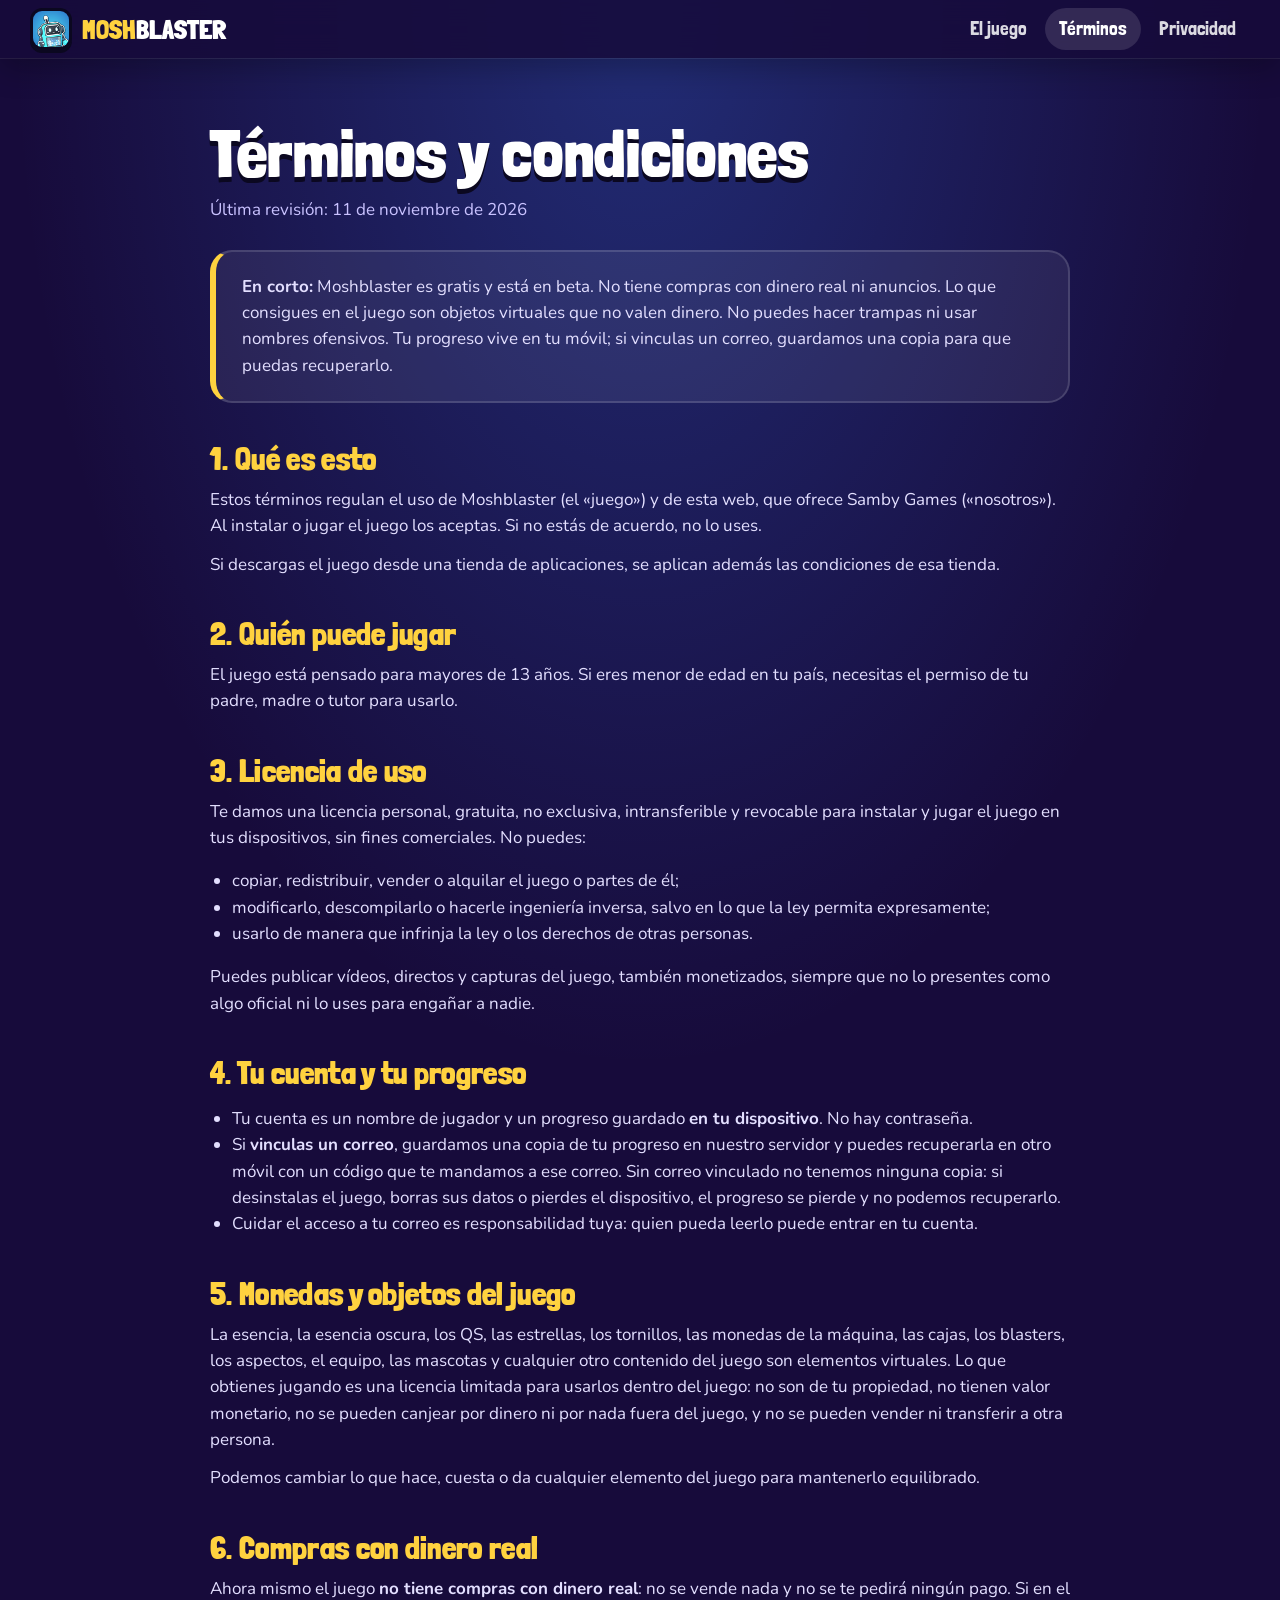
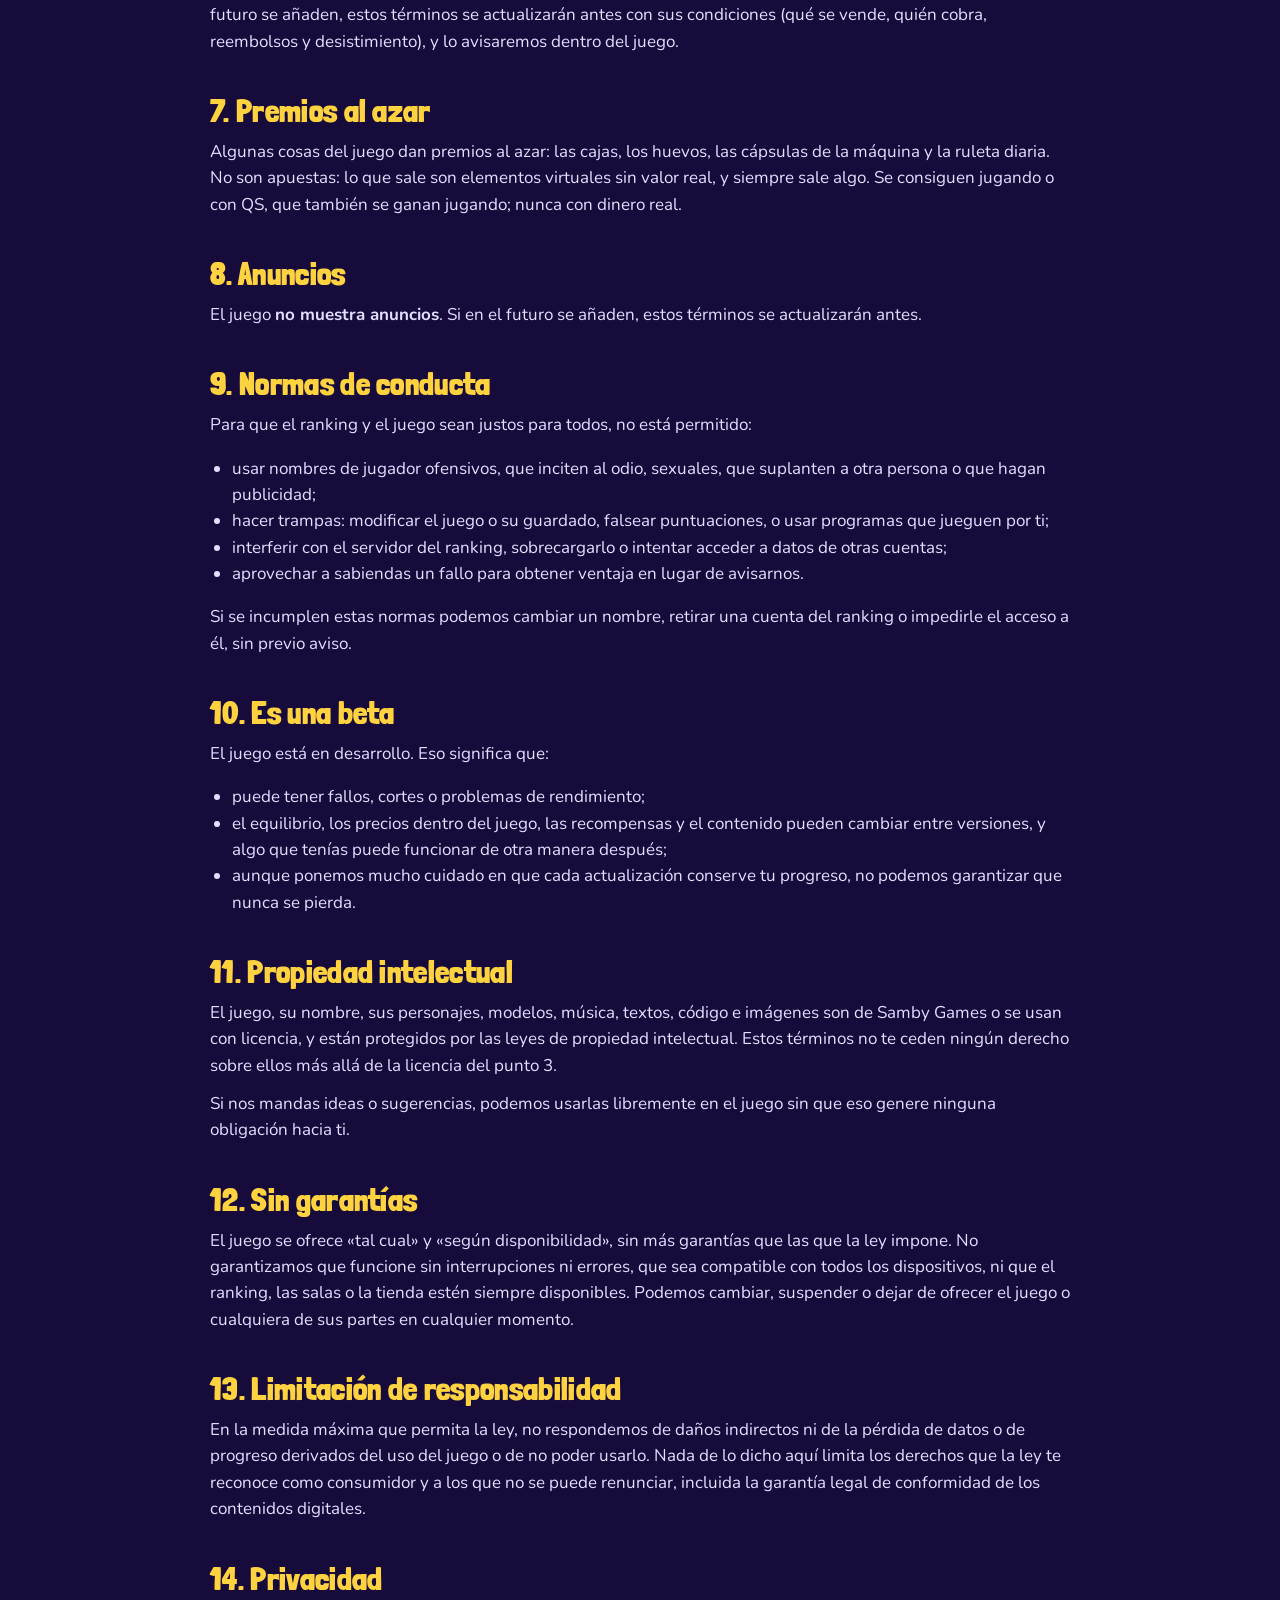
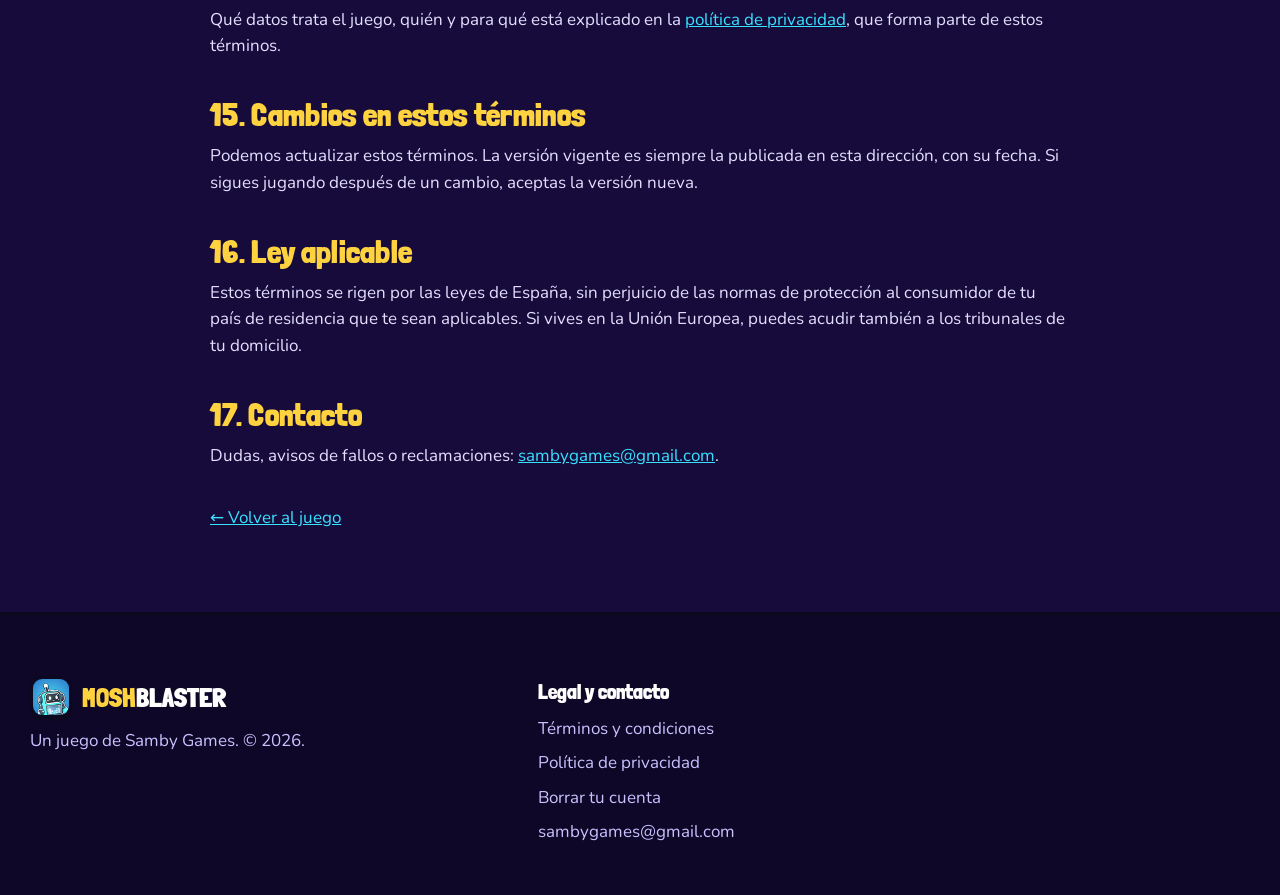
<file: terminos.html>
<!doctype html>
<html lang="es">
<head>
<meta charset="utf-8">
<meta name="viewport" content="width=device-width, initial-scale=1">
<title>Términos y condiciones · Moshblaster</title>
<meta name="description" content="Las condiciones de uso de Moshblaster.">
<meta name="theme-color" content="#10152f">
<link rel="icon" href="img/favicon.png">
<link rel="preconnect" href="https://fonts.googleapis.com">
<link rel="preconnect" href="https://fonts.gstatic.com" crossorigin>
<link href="https://fonts.googleapis.com/css2?family=Londrina+Solid:wght@400;900&family=Nunito:wght@400;700&display=swap" rel="stylesheet">
<link rel="stylesheet" href="estilo.css">
</head>
<body>

<header class="barra">
  <div class="ancho">
    <a class="marca" href="index.html"><img src="img/favicon.png" alt=""><span><b>MOSH</b>BLASTER</span></a>
    <nav aria-label="Páginas">
      <a href="index.html">El juego</a>
      <a href="terminos.html" aria-current="page">Términos</a>
      <a href="privacidad.html">Privacidad</a>
    </nav>
  </div>
</header>

<main class="legal">
  <div class="hoja">
    <h1>Términos y condiciones</h1>
    <p class="fecha">Última revisión: 11 de noviembre de 2026</p>

    <div class="carta resumen">
      <p><b>En corto:</b> Moshblaster es gratis y está en beta. No tiene compras con dinero real ni anuncios. Lo que consigues en el juego son objetos virtuales que no valen dinero. No puedes hacer trampas ni usar nombres ofensivos. Tu progreso vive en tu móvil; si vinculas un correo, guardamos una copia para que puedas recuperarlo.</p>
    </div>

    <h2>1. Qué es esto</h2>
    <p>Estos términos regulan el uso de Moshblaster (el «juego») y de esta web, que ofrece Samby Games («nosotros»). Al instalar o jugar el juego los aceptas. Si no estás de acuerdo, no lo uses.</p>
    <p>Si descargas el juego desde una tienda de aplicaciones, se aplican además las condiciones de esa tienda.</p>

    <h2>2. Quién puede jugar</h2>
    <p>El juego está pensado para mayores de 13 años. Si eres menor de edad en tu país, necesitas el permiso de tu padre, madre o tutor para usarlo.</p>

    <h2>3. Licencia de uso</h2>
    <p>Te damos una licencia personal, gratuita, no exclusiva, intransferible y revocable para instalar y jugar el juego en tus dispositivos, sin fines comerciales. No puedes:</p>
    <ul>
      <li>copiar, redistribuir, vender o alquilar el juego o partes de él;</li>
      <li>modificarlo, descompilarlo o hacerle ingeniería inversa, salvo en lo que la ley permita expresamente;</li>
      <li>usarlo de manera que infrinja la ley o los derechos de otras personas.</li>
    </ul>
    <p>Puedes publicar vídeos, directos y capturas del juego, también monetizados, siempre que no lo presentes como algo oficial ni lo uses para engañar a nadie.</p>

    <h2>4. Tu cuenta y tu progreso</h2>
    <ul>
      <li>Tu cuenta es un nombre de jugador y un progreso guardado <b>en tu dispositivo</b>. No hay contraseña.</li>
      <li>Si <b>vinculas un correo</b>, guardamos una copia de tu progreso en nuestro servidor y puedes recuperarla en otro móvil con un código que te mandamos a ese correo. Sin correo vinculado no tenemos ninguna copia: si desinstalas el juego, borras sus datos o pierdes el dispositivo, el progreso se pierde y no podemos recuperarlo.</li>
      <li>Cuidar el acceso a tu correo es responsabilidad tuya: quien pueda leerlo puede entrar en tu cuenta.</li>
    </ul>

    <h2>5. Monedas y objetos del juego</h2>
    <p>La esencia, la esencia oscura, los QS, las estrellas, los tornillos, las monedas de la máquina, las cajas, los blasters, los aspectos, el equipo, las mascotas y cualquier otro contenido del juego son elementos virtuales. Lo que obtienes jugando es una licencia limitada para usarlos dentro del juego: no son de tu propiedad, no tienen valor monetario, no se pueden canjear por dinero ni por nada fuera del juego, y no se pueden vender ni transferir a otra persona.</p>
    <p>Podemos cambiar lo que hace, cuesta o da cualquier elemento del juego para mantenerlo equilibrado.</p>

    <h2>6. Compras con dinero real</h2>
    <p>Ahora mismo el juego <b>no tiene compras con dinero real</b>: no se vende nada y no se te pedirá ningún pago. Si en el futuro se añaden, estos términos se actualizarán antes con sus condiciones (qué se vende, quién cobra, reembolsos y desistimiento), y lo avisaremos dentro del juego.</p>

    <h2>7. Premios al azar</h2>
    <p>Algunas cosas del juego dan premios al azar: las cajas, los huevos, las cápsulas de la máquina y la ruleta diaria. No son apuestas: lo que sale son elementos virtuales sin valor real, y siempre sale algo. Se consiguen jugando o con QS, que también se ganan jugando; nunca con dinero real.</p>

    <h2>8. Anuncios</h2>
    <p>El juego <b>no muestra anuncios</b>. Si en el futuro se añaden, estos términos se actualizarán antes.</p>

    <h2>9. Normas de conducta</h2>
    <p>Para que el ranking y el juego sean justos para todos, no está permitido:</p>
    <ul>
      <li>usar nombres de jugador ofensivos, que inciten al odio, sexuales, que suplanten a otra persona o que hagan publicidad;</li>
      <li>hacer trampas: modificar el juego o su guardado, falsear puntuaciones, o usar programas que jueguen por ti;</li>
      <li>interferir con el servidor del ranking, sobrecargarlo o intentar acceder a datos de otras cuentas;</li>
      <li>aprovechar a sabiendas un fallo para obtener ventaja en lugar de avisarnos.</li>
    </ul>
    <p>Si se incumplen estas normas podemos cambiar un nombre, retirar una cuenta del ranking o impedirle el acceso a él, sin previo aviso.</p>

    <h2>10. Es una beta</h2>
    <p>El juego está en desarrollo. Eso significa que:</p>
    <ul>
      <li>puede tener fallos, cortes o problemas de rendimiento;</li>
      <li>el equilibrio, los precios dentro del juego, las recompensas y el contenido pueden cambiar entre versiones, y algo que tenías puede funcionar de otra manera después;</li>
      <li>aunque ponemos mucho cuidado en que cada actualización conserve tu progreso, no podemos garantizar que nunca se pierda.</li>
    </ul>

    <h2>11. Propiedad intelectual</h2>
    <p>El juego, su nombre, sus personajes, modelos, música, textos, código e imágenes son de Samby Games o se usan con licencia, y están protegidos por las leyes de propiedad intelectual. Estos términos no te ceden ningún derecho sobre ellos más allá de la licencia del punto 3.</p>
    <p>Si nos mandas ideas o sugerencias, podemos usarlas libremente en el juego sin que eso genere ninguna obligación hacia ti.</p>

    <h2>12. Sin garantías</h2>
    <p>El juego se ofrece «tal cual» y «según disponibilidad», sin más garantías que las que la ley impone. No garantizamos que funcione sin interrupciones ni errores, que sea compatible con todos los dispositivos, ni que el ranking, las salas o la tienda estén siempre disponibles. Podemos cambiar, suspender o dejar de ofrecer el juego o cualquiera de sus partes en cualquier momento.</p>

    <h2>13. Limitación de responsabilidad</h2>
    <p>En la medida máxima que permita la ley, no respondemos de daños indirectos ni de la pérdida de datos o de progreso derivados del uso del juego o de no poder usarlo. Nada de lo dicho aquí limita los derechos que la ley te reconoce como consumidor y a los que no se puede renunciar, incluida la garantía legal de conformidad de los contenidos digitales.</p>

    <h2>14. Privacidad</h2>
    <p>Qué datos trata el juego, quién y para qué está explicado en la <a href="privacidad.html">política de privacidad</a>, que forma parte de estos términos.</p>

    <h2>15. Cambios en estos términos</h2>
    <p>Podemos actualizar estos términos. La versión vigente es siempre la publicada en esta dirección, con su fecha. Si sigues jugando después de un cambio, aceptas la versión nueva.</p>

    <h2>16. Ley aplicable</h2>
    <p>Estos términos se rigen por las leyes de España, sin perjuicio de las normas de protección al consumidor de tu país de residencia que te sean aplicables. Si vives en la Unión Europea, puedes acudir también a los tribunales de tu domicilio.</p>

    <h2>17. Contacto</h2>
    <p>Dudas, avisos de fallos o reclamaciones: <a href="mailto:sambygames@gmail.com">sambygames@gmail.com</a>.</p>

    <p style="margin-top:36px"><a href="index.html">← Volver al juego</a></p>
  </div>
</main>

<footer>
  <div class="ancho">
    <div class="col marca-pie">
      <a class="marca" href="index.html"><img src="img/favicon.png" alt=""><span><b>MOSH</b>BLASTER</span></a>
      <span>Un juego de Samby Games. © 2026.</span>
    </div>
    <div class="col">
      <b>Legal y contacto</b>
      <a href="terminos.html">Términos y condiciones</a>
      <a href="privacidad.html">Política de privacidad</a>
      <a href="borrar-cuenta.html">Borrar tu cuenta</a>
      <a href="mailto:sambygames@gmail.com">sambygames@gmail.com</a>
    </div>
  </div>
</footer>

<script src="sitio.js"></script>
</body>
</html>
</file>
<file: estilo.css>
/* Moshblaster · web. Todo es el mismo objeto tallado del juego: tinta negra gruesa,
   colores de juguete, pegatinas con borde blanco y luz arriba. */

:root {
  --tinta: #0b0820;
  --noche: #170b3b;
  --noche-2: #22105a;
  --violeta: #3a1a8a;
  --texto: #ffffff;
  --suave: #c9c2ff;
  --amarillo: #ffd23f;
  --amarillo-hondo: #e09a00;
  --rosa: #ff4fc8;
  --cian: #38e1ff;
  --azul: #3b7bff;
  --verde: #6dffa0;
  --rojo: #ff5d6c;
  --naranja: #ff9a3d;
  --titulo: "Londrina Solid", "Arial Black", Impact, sans-serif;
  --cuerpo: "Nunito", "Segoe UI", system-ui, sans-serif;
  --pegatina: drop-shadow(3px 0 0 #fff) drop-shadow(-3px 0 0 #fff) drop-shadow(0 3px 0 #fff) drop-shadow(0 -3px 0 #fff) drop-shadow(0 10px 0 rgba(11, 8, 32, .35));
}

*, *::before, *::after { box-sizing: border-box; }
html { scroll-behavior: smooth; -webkit-text-size-adjust: 100%; }
body {
  margin: 0; background: var(--noche); color: var(--texto);
  font-family: var(--cuerpo); font-size: 17px; line-height: 1.55;
  overflow-x: hidden;
}
img, video { display: block; max-width: 100%; }
a { color: var(--cian); }
h1, h2, h3 { font-family: var(--titulo); font-weight: 900; line-height: 1; margin: 0; letter-spacing: .01em; }
p { margin: 0; }
.ancho { width: min(1220px, 100% - 40px); margin-inline: auto; }
.estrecho { width: min(820px, 100% - 40px); }
.oculto { position: absolute; width: 1px; height: 1px; overflow: hidden; clip: rect(0 0 0 0); white-space: nowrap; }
:focus-visible { outline: 3px solid var(--amarillo); outline-offset: 3px; }

/* ---------------- barra ---------------- */
.barra {
  position: fixed; inset: 0 0 auto; z-index: 50;
  transition: background .3s, box-shadow .3s, padding .3s;
  padding: 14px 0;
}
.barra.solida, body:not(.inicio) .barra {
  background: rgba(23, 11, 59, .86); backdrop-filter: blur(14px); -webkit-backdrop-filter: blur(14px);
  box-shadow: 0 1px 0 rgba(255, 255, 255, .08), 0 10px 30px rgba(0, 0, 0, .25); padding: 8px 0;
}
.barra .ancho { display: flex; align-items: center; gap: 22px; }
.marca { display: flex; align-items: center; gap: 10px; text-decoration: none; color: #fff; font-family: var(--titulo); font-size: 1.7rem; font-weight: 900; }
.marca img { width: 42px; height: 42px; border-radius: 12px; border: 3px solid var(--tinta); box-shadow: 0 3px 0 var(--tinta); }
.marca b { color: var(--amarillo); font-weight: 900; }
.barra nav { display: flex; gap: 4px; margin-left: auto; }
.barra nav a { color: #fff; text-decoration: none; font-family: var(--titulo); font-size: 1.2rem; padding: 6px 14px; border-radius: 999px; opacity: .85; transition: opacity .2s, background .2s; }
.barra nav a:hover, .barra nav a[aria-current="page"] { opacity: 1; background: rgba(255, 255, 255, .12); }
@media (max-width: 860px) { .barra nav { display: none; } .barra .boton.mini { margin-left: auto; } }

/* ---------------- botones tallados ---------------- */
.boton {
  --cara: var(--amarillo); --canto: var(--amarillo-hondo); --letra: var(--tinta);
  position: relative; display: inline-flex; align-items: center; justify-content: center; gap: 10px;
  font-family: var(--titulo); font-weight: 900; font-size: 1.35rem; text-transform: uppercase; letter-spacing: .03em;
  color: var(--letra); text-decoration: none; cursor: pointer; white-space: nowrap; line-height: 1.1;
  padding: 12px 28px; border-radius: 18px; border: 3px solid var(--tinta);
  background: linear-gradient(180deg, rgba(255, 255, 255, .55) 0 12%, transparent 12% 100%) , var(--cara);
  box-shadow: 0 6px 0 var(--canto), 0 6px 0 3px var(--tinta), 0 16px 26px rgba(0, 0, 0, .35);
  transform: translateY(0); transition: transform .12s, box-shadow .12s;
}
.boton:hover { transform: translateY(-2px) rotate(-1deg); box-shadow: 0 8px 0 var(--canto), 0 8px 0 3px var(--tinta), 0 20px 30px rgba(0, 0, 0, .35); }
.boton:active { transform: translateY(5px); box-shadow: 0 1px 0 var(--canto), 0 1px 0 3px var(--tinta), 0 6px 10px rgba(0, 0, 0, .3); }
.boton.grande { font-size: 1.7rem; padding: 16px 38px; border-radius: 22px; }
.boton.mini { font-size: 1.05rem; padding: 7px 18px; border-radius: 14px; box-shadow: 0 4px 0 var(--canto), 0 4px 0 3px var(--tinta); }
.boton.cristal {
  --cara: rgba(255, 255, 255, .14); --canto: rgba(11, 8, 32, .6); --letra: #fff;
  background: rgba(255, 255, 255, .12); backdrop-filter: blur(10px); -webkit-backdrop-filter: blur(10px);
  border-color: rgba(255, 255, 255, .55);
  box-shadow: 0 6px 0 rgba(11, 8, 32, .55), 0 16px 26px rgba(0, 0, 0, .3);
}
.boton.cristal:hover { background: rgba(255, 255, 255, .22); }
.play { width: 0; height: 0; border-left: 16px solid currentColor; border-top: 10px solid transparent; border-bottom: 10px solid transparent; }
.boton:disabled { opacity: .7; cursor: wait; }

/* ---------------- portada ---------------- */
.portada {
  position: relative; min-height: 100svh; display: grid; align-items: center; overflow: hidden;
  padding: 120px 0 90px; isolation: isolate;
}
.fondo-video { position: absolute; inset: 0; width: 100%; height: 100%; object-fit: cover; z-index: -4; transform: scale(1.06); }
.velo {
  position: absolute; inset: 0; z-index: -3;
  background:
    radial-gradient(120% 90% at 78% 55%, rgba(255, 79, 200, .25), transparent 55%),
    linear-gradient(100deg, rgba(23, 11, 59, .96) 0%, rgba(23, 11, 59, .86) 42%, rgba(23, 11, 59, .35) 72%, rgba(23, 11, 59, .6) 100%),
    linear-gradient(0deg, var(--noche) 0%, transparent 28%);
}
.rayos {
  position: absolute; z-index: -2; width: 170vmax; height: 170vmax; left: 72%; top: 52%;
  translate: -50% -50%; opacity: .22; mix-blend-mode: screen;
  background: repeating-conic-gradient(from 0deg, rgba(255, 210, 63, .9) 0 7deg, transparent 7deg 18deg);
  -webkit-mask: radial-gradient(circle, #000 0 8%, transparent 48%); mask: radial-gradient(circle, #000 0 8%, transparent 48%);
  animation: gira 60s linear infinite;
}
@keyframes gira { to { rotate: 360deg; } }
.chispas { position: absolute; inset: 0; z-index: -1; pointer-events: none; }
.chispas i { position: absolute; width: 8px; height: 8px; background: #fff; clip-path: polygon(50% 0, 62% 38%, 100% 50%, 62% 62%, 50% 100%, 38% 62%, 0 50%, 38% 38%); animation: titila 3s ease-in-out infinite; }
@keyframes titila { 0%, 100% { opacity: 0; transform: scale(.3) rotate(0); } 50% { opacity: 1; transform: scale(1) rotate(90deg); } }

.portada-dentro { display: grid; grid-template-columns: 1.05fr .95fr; align-items: center; gap: 30px; }
.sello-beta {
  display: inline-flex; align-items: center; gap: 10px; font-family: var(--titulo); font-size: 1.15rem; letter-spacing: .06em; text-transform: uppercase;
  padding: 7px 16px; border-radius: 999px; background: rgba(11, 8, 32, .7); border: 2px solid rgba(255, 255, 255, .25); color: var(--amarillo);
  backdrop-filter: blur(6px);
}
.sello-beta i { width: 10px; height: 10px; border-radius: 50%; background: var(--verde); box-shadow: 0 0 0 0 rgba(109, 255, 160, .8); animation: late 1.8s infinite; }
@keyframes late { 70% { box-shadow: 0 0 0 10px rgba(109, 255, 160, 0); } 100% { box-shadow: 0 0 0 0 rgba(109, 255, 160, 0); } }

.logo { margin: 22px 0 18px; font-size: clamp(4.6rem, 12vw, 10.5rem); line-height: .82; transform: rotate(-4deg); transform-origin: left; animation: logoPop .8s cubic-bezier(.2, 1.4, .4, 1); }
.logo span {
  position: relative; display: block; width: max-content;
  -webkit-text-stroke: .16em var(--tinta); paint-order: stroke fill;
  text-shadow: 0 .06em 0 var(--tinta), 0 .1em 0 var(--tinta), 0 .16em .14em rgba(0, 0, 0, .45);
}
/* La luz de arriba: la misma palabra, mas clara, solo en su mitad superior. */
.logo span::after {
  content: attr(data-texto); position: absolute; left: 0; top: 0;
  -webkit-text-stroke: 0; text-shadow: none; clip-path: inset(0 0 58% 0);
}
.logo .mosh { color: var(--amarillo); }
.logo .mosh::after { color: #fff1a0; }
.logo .blaster { color: #e4f6ff; margin-left: .28em; }
.logo .blaster::after { color: #fff; }
@keyframes logoPop { 0% { transform: rotate(-4deg) scale(.6); } 60% { transform: rotate(-5deg) scale(1.06); } 100% { transform: rotate(-4deg) scale(1); } }
.lema { max-width: 30em; font-size: clamp(1.05rem, 1.6vw, 1.3rem); font-weight: 700; color: #ece8ff; text-shadow: 0 2px 10px rgba(0, 0, 0, .5); }
.botones { display: flex; flex-wrap: wrap; gap: 18px; margin-top: 30px; }

.portada-heroe { position: relative; height: min(70vh, 640px); }
.portada-heroe .aro {
  position: absolute; left: 50%; top: 52%; width: min(560px, 90%); aspect-ratio: 1; translate: -50% -50%; border-radius: 50%;
  background: radial-gradient(circle, rgba(56, 225, 255, .55), rgba(59, 123, 255, .15) 55%, transparent 70%);
  filter: blur(4px); animation: respira 4s ease-in-out infinite;
}
@keyframes respira { 50% { scale: 1.08; opacity: .8; } }
.heroe { position: absolute; filter: var(--pegatina); will-change: transform; }
.heroe.uno { width: 62%; left: 22%; bottom: 0; z-index: 3; animation: flota 4.2s ease-in-out infinite; }
.heroe.dos { width: 38%; left: -2%; bottom: 14%; z-index: 2; rotate: -10deg; animation: flota 5s -1.4s ease-in-out infinite; }
.heroe.tres { width: 36%; right: -4%; bottom: 22%; z-index: 1; rotate: 9deg; animation: flota 4.6s -2.6s ease-in-out infinite; }
@keyframes flota { 50% { translate: 0 -18px; } }

.baja { position: absolute; left: 50%; bottom: 26px; translate: -50% 0; width: 34px; height: 54px; border: 3px solid rgba(255, 255, 255, .7); border-radius: 20px; }
.baja span { position: absolute; left: 50%; top: 9px; width: 6px; height: 10px; translate: -50% 0; background: #fff; border-radius: 4px; animation: rueda 1.6s infinite; }
@keyframes rueda { 70% { transform: translateY(18px); opacity: 0; } 100% { opacity: 0; } }

@media (max-width: 900px) {
  .portada { padding-top: 96px; }
  .portada-dentro { grid-template-columns: 1fr; text-align: center; }
  .logo { transform-origin: center; margin-inline: auto; width: max-content; }
  .lema { margin-inline: auto; }
  .botones { justify-content: center; }
  .portada-heroe { height: 340px; order: -1; margin-bottom: -20px; }
  .velo { background: linear-gradient(0deg, var(--noche) 0%, rgba(23, 11, 59, .78) 45%, rgba(23, 11, 59, .55) 100%); }
  .rayos { left: 50%; top: 30%; }
}

/* ---------------- cinta ---------------- */
.cinta { position: relative; z-index: 5; overflow: hidden; background: var(--amarillo); border-block: 4px solid var(--tinta); transform: rotate(-2.2deg) scale(1.04); margin: -28px 0 0; box-shadow: 0 12px 0 rgba(11, 8, 32, .35); }
.cinta-pista { display: flex; width: max-content; gap: 26px; padding: 12px 0; animation: corre 32s linear infinite; }
.cinta span { font-family: var(--titulo); font-size: clamp(1.4rem, 3vw, 2.2rem); color: var(--tinta); text-transform: uppercase; white-space: nowrap; }
.cinta b { color: var(--rosa); font-size: 1.6rem; align-self: center; }
@keyframes corre { to { transform: translateX(-50%); } }

/* ---------------- titulos de seccion ---------------- */
section { position: relative; }
.titulo-seccion { text-align: center; margin-bottom: 46px; }
.antetitulo { display: inline-block; font-family: var(--titulo); font-size: 1.15rem; letter-spacing: .12em; text-transform: uppercase; color: var(--tinta); background: var(--cian); padding: 4px 14px; border-radius: 10px; border: 3px solid var(--tinta); box-shadow: 0 4px 0 var(--tinta); transform: rotate(-3deg); }
.titulo-seccion h2 { font-size: clamp(2.8rem, 7vw, 5.4rem); margin: 18px 0 14px; text-shadow: 0 5px 0 var(--tinta); }
.titulo-seccion h2 em { font-style: normal; color: var(--amarillo); display: inline-block; transform: rotate(-3deg); }
.titulo-seccion p { max-width: 40em; margin-inline: auto; color: var(--suave); font-size: 1.12rem; }

/* ---------------- blasters ---------------- */
.blasters { padding: 130px 0 120px; background:
  radial-gradient(60% 40% at 50% 0%, rgba(59, 123, 255, .35), transparent 70%),
  linear-gradient(180deg, var(--noche) 0%, var(--noche-2) 100%); }
.escaparate { display: grid; grid-template-columns: 1.1fr .9fr; gap: 34px; align-items: stretch; }
.escena {
  --c1: #ffd23f; --c2: #ff8a00;
  position: relative; min-height: 600px; border-radius: 34px; overflow: hidden; isolation: isolate;
  border: 4px solid var(--tinta); box-shadow: 0 12px 0 var(--tinta), 0 30px 60px rgba(0, 0, 0, .4);
  background: radial-gradient(circle at 50% 42%, var(--c1), var(--c2) 72%);
  transition: background .5s;
}
.escena-rayos { position: absolute; inset: -40%; z-index: -1; background: repeating-conic-gradient(from 0deg at 50% 46%, rgba(255, 255, 255, .26) 0 8deg, transparent 8deg 20deg); animation: gira 40s linear infinite; }
.escena::after { content: ""; position: absolute; inset: 0; z-index: -1; background-image: radial-gradient(rgba(255, 255, 255, .5) 1.5px, transparent 2px); background-size: 26px 26px; opacity: .35; -webkit-mask: linear-gradient(180deg, #000, transparent 70%); mask: linear-gradient(180deg, #000, transparent 70%); }
.escena-suelo { position: absolute; left: 50%; bottom: 120px; width: 58%; height: 60px; translate: -50% 0; border-radius: 50%; background: rgba(11, 8, 32, .35); filter: blur(6px); }
.escena-img { position: absolute; left: 50%; bottom: 96px; height: 78%; width: auto; translate: -50% 0; filter: var(--pegatina); transition: transform .45s cubic-bezier(.2, 1.5, .4, 1), opacity .25s; animation: flota 4s ease-in-out infinite; }
.escena-img.cambia { opacity: 0; transform: scale(.7) rotate(-8deg); }
.ficha { position: absolute; left: 0; right: 0; bottom: 0; padding: 20px 28px 24px; background: linear-gradient(0deg, rgba(11, 8, 32, .92), rgba(11, 8, 32, .55) 70%, transparent); display: grid; grid-template-columns: 1fr auto; align-items: end; gap: 4px 16px; }
.ficha-nombre { grid-column: 1; font-size: clamp(3rem, 6vw, 4.6rem); text-shadow: 0 5px 0 var(--tinta); line-height: .9; }
.ficha-calidad { grid-column: 1; justify-self: start; font-family: var(--titulo); font-size: 1rem; letter-spacing: .1em; padding: 3px 12px; border-radius: 8px; border: 3px solid var(--tinta); color: var(--tinta); background: var(--c1); }
.ficha-tipo { grid-column: 2; grid-row: 1 / span 2; align-self: end; font-family: var(--titulo); font-size: 1.2rem; letter-spacing: .08em; color: #fff; background: rgba(255, 255, 255, .14); padding: 6px 14px; border-radius: 12px; border: 2px solid rgba(255, 255, 255, .3); }
.ficha-frase { grid-column: 1 / -1; color: #e9e5ff; font-weight: 700; }

.roster { display: grid; grid-template-columns: repeat(auto-fill, minmax(92px, 1fr)); gap: 12px; align-content: start; }
.cara {
  --c1: #ffd23f; --c2: #ff8a00;
  position: relative; aspect-ratio: 1; border-radius: 20px; overflow: hidden; cursor: pointer; padding: 0;
  border: 3px solid var(--tinta); background: radial-gradient(circle at 50% 35%, var(--c1), var(--c2));
  box-shadow: 0 5px 0 var(--tinta); transition: transform .15s, box-shadow .15s;
}
.cara img { position: absolute; left: 50%; top: var(--alto, -15%); width: 160%; height: auto; max-width: none; translate: -50% 0; transition: transform .25s; }
.cara span { position: absolute; left: 0; right: 0; bottom: 0; padding: 2px 0 3px; font-family: var(--titulo); font-size: .95rem; color: #fff; background: rgba(11, 8, 32, .78); letter-spacing: .04em; }
.cara:hover { transform: translateY(-4px) rotate(-2deg); }
.cara:hover img { transform: scale(1.08); }
.cara[aria-current="true"] { outline: 4px solid #fff; outline-offset: 0; box-shadow: 0 5px 0 var(--tinta), 0 0 0 7px var(--tinta), 0 0 26px 6px var(--c1); transform: translateY(-4px); }
@media (max-width: 900px) {
  .escaparate { grid-template-columns: 1fr; }
  .escena { min-height: 470px; }
  .roster { grid-template-columns: repeat(auto-fill, minmax(70px, 1fr)); gap: 9px; }
  .cara span { font-size: .78rem; }
}

/* ---------------- piezas comunes de la parte de abajo ---------------- */
/* Un filo de dientes de sierra entre secciones, del color de la de arriba. */
.filo { position: absolute; left: 0; right: 0; height: 34px; z-index: 2; pointer-events: none; }
.filo.arriba { top: -1px; background: var(--filo, var(--noche-2)); -webkit-mask: conic-gradient(from -45deg at bottom, #0000, #000 1deg 89deg, #0000 90deg) 50% / 52px 100%; mask: conic-gradient(from -45deg at bottom, #0000, #000 1deg 89deg, #0000 90deg) 50% / 52px 100%; }

.cartel-seccion { text-align: center; margin-bottom: 56px; }
.cartel-seccion.izq { text-align: left; margin-bottom: 34px; }
.cinta-titulo {
  display: inline-block; position: relative; font-family: var(--titulo); font-size: 1.3rem; letter-spacing: .1em; text-transform: uppercase;
  color: #fff; background: var(--tinta); padding: 6px 22px; transform: rotate(-3deg);
  clip-path: polygon(0 0, 100% 0, 96% 50%, 100% 100%, 0 100%, 4% 50%);
}
.cinta-titulo.azul { background: var(--azul); }
.cinta-titulo.rosa { background: var(--rosa); }
.rotulo-seccion { font-size: clamp(3.2rem, 8vw, 6.4rem); margin-top: 16px; line-height: .95; }
.rotulo-seccion span {
  display: inline-block; color: #fff; -webkit-text-stroke: .14em var(--tinta); paint-order: stroke fill;
  text-shadow: 0 .07em 0 var(--tinta), 0 .12em .1em rgba(0, 0, 0, .3);
}
.rotulo-seccion span:nth-child(3n + 2) { color: var(--amarillo); transform: rotate(-3deg) translateY(-4px); }
.rotulo-seccion span:nth-child(3n) { color: var(--cian); transform: rotate(2deg); }
.rotulo-seccion.oscuro span { color: #fff; }
.rotulo-seccion.oscuro span:nth-child(3n + 2) { color: var(--rosa); }
.entra.visto .rotulo-seccion span { animation: salta .55s cubic-bezier(.2, 1.8, .4, 1) both; }
.entra.visto .rotulo-seccion span:nth-child(2) { animation-delay: .08s; }
.entra.visto .rotulo-seccion span:nth-child(3) { animation-delay: .16s; }
.entra.visto .rotulo-seccion span:nth-child(4) { animation-delay: .24s; }
@keyframes salta { 0% { scale: .2; opacity: 0; } 100% { scale: 1; opacity: 1; } }

/* ---------------- modos: como la ventana de modos del juego ---------------- */
.modos { --filo: var(--noche-2); padding: 120px 0 130px; overflow: hidden;
  background: repeating-linear-gradient(135deg, rgba(255, 255, 255, .07) 0 22px, transparent 22px 44px), linear-gradient(180deg, #2b8cff 0%, #1d5fe0 100%); }
.carta-modo {
  --c1: #ffe14d; --c2: #ff9d00;
  position: relative; isolation: isolate; border-radius: 30px; padding: 22px 22px 26px;
  border: 4px solid var(--tinta);
  background: linear-gradient(180deg, var(--c1), var(--c2));
  box-shadow: inset 0 6px 0 rgba(255, 255, 255, .45), inset 0 -10px 0 rgba(0, 0, 0, .15), 0 10px 0 var(--tinta), 0 24px 40px rgba(6, 14, 60, .45);
  transform: perspective(900px) rotateX(var(--rx, 0deg)) rotateY(var(--ry, 0deg));
  transition: transform .2s, box-shadow .2s;
}
.carta-modo:hover { box-shadow: inset 0 6px 0 rgba(255, 255, 255, .45), inset 0 -10px 0 rgba(0, 0, 0, .15), 0 16px 0 var(--tinta), 0 34px 50px rgba(6, 14, 60, .5); }
.cm-cielo { position: absolute; inset: 0; z-index: -1; border-radius: 26px; overflow: hidden; }
.cm-cielo::before { content: ""; position: absolute; left: 50%; top: 40%; width: 220%; aspect-ratio: 1; translate: -50% -50%; background: repeating-conic-gradient(rgba(255, 255, 255, .22) 0 9deg, transparent 9deg 22deg); animation: gira 50s linear infinite; }
.cm-cielo::after { content: ""; position: absolute; inset: 0; background-image: radial-gradient(rgba(255, 255, 255, .55) 1.4px, transparent 2px); background-size: 20px 20px; -webkit-mask: linear-gradient(180deg, #000, transparent 60%); mask: linear-gradient(180deg, #000, transparent 60%); opacity: .5; }
.cm-tag {
  display: inline-block; font-family: var(--titulo); font-size: 1.05rem; text-transform: uppercase; letter-spacing: .08em;
  color: #fff; background: var(--tinta); padding: 4px 14px; border-radius: 999px; margin-bottom: 14px;
}
.cm-tele {
  position: relative; aspect-ratio: 16 / 9; border-radius: 18px; overflow: hidden; background: #000;
  border: 4px solid var(--tinta); box-shadow: 0 0 0 4px #fff, 0 0 0 8px var(--tinta), 0 10px 0 4px var(--tinta);
  transform: rotate(-1.5deg); margin: 6px 6px 24px;
}
.cm-tele video { width: 100%; height: 100%; object-fit: cover; transition: transform .6s; }
.carta-modo:hover .cm-tele video { transform: scale(1.07); }
.cm-tele::after { content: ""; position: absolute; inset: 0; background: linear-gradient(160deg, rgba(255, 255, 255, .28), transparent 35%); pointer-events: none; }
.cm-vivo { position: absolute; left: 12px; top: 12px; z-index: 2; font-family: var(--titulo); font-size: .95rem; letter-spacing: .08em; color: #fff; background: #e8264a; padding: 3px 10px 3px 24px; border-radius: 8px; border: 2px solid var(--tinta); }
.cm-vivo::before { content: ""; position: absolute; left: 9px; top: 50%; width: 8px; height: 8px; margin-top: -4px; border-radius: 50%; background: #fff; animation: late 1.4s infinite; }
.cm-nombre {
  font-size: clamp(2.1rem, 3vw, 2.8rem); color: #fff; -webkit-text-stroke: .14em var(--tinta); paint-order: stroke fill;
  text-shadow: 0 .08em 0 var(--tinta); line-height: 1; max-width: 70%;
}
.cm-texto { margin-top: 10px; color: var(--tinta); font-weight: 800; max-width: 68%; line-height: 1.4; }
.cm-blaster {
  position: absolute; right: -14px; bottom: -18px; width: 44%; z-index: 3; pointer-events: none;
  filter: var(--pegatina); transform-origin: 50% 100%; transition: transform .35s cubic-bezier(.2, 1.7, .4, 1);
}
.carta-modo:hover .cm-blaster { transform: translateY(-16px) rotate(-6deg) scale(1.06); }

.carta-modo.grande { display: grid; grid-template-columns: 1.25fr 1fr; gap: 10px 34px; align-items: center; padding: 30px 34px; margin-bottom: 44px; }
.carta-modo.grande .cm-tele { margin: 6px; grid-row: 1; }
.carta-modo.grande .cm-info { padding: 0 19% 10px 0; }
.carta-modo.grande .cm-nombre { font-size: clamp(3rem, 5.4vw, 5.2rem); max-width: none; }
.carta-modo.grande .cm-texto { max-width: none; font-size: 1.12rem; }
.carta-modo.grande .cm-blaster { width: 21%; right: -46px; bottom: -34px; }

.modos-rejilla { display: grid; grid-template-columns: repeat(3, 1fr); gap: 44px 30px; }
@media (max-width: 1000px) {
  .modos-rejilla { grid-template-columns: repeat(2, 1fr); }
  .carta-modo.grande { grid-template-columns: 1fr; }
  .carta-modo.grande .cm-info { padding: 0 0 120px; }
  .carta-modo.grande .cm-blaster { width: 34%; }
}
@media (max-width: 620px) {
  .modos-rejilla { grid-template-columns: 1fr; }
  .cm-blaster { width: 40%; }
}

/* ---------------- cifras: estallidos ---------------- */
.cifras { --filo: #1d5fe0; padding: 90px 0 80px; overflow: hidden;
  background: radial-gradient(rgba(255, 255, 255, .25) 2px, transparent 2.5px) 0 0 / 18px 18px, linear-gradient(135deg, #ff3fae, #b81fd6); }
.cifras-fila { display: flex; justify-content: center; flex-wrap: wrap; gap: 14px 26px; }
.estallido {
  position: relative; width: 196px; aspect-ratio: 1; display: grid; place-content: center; text-align: center; rotate: var(--g);
}
.estallido::before, .estallido::after {
  content: ""; position: absolute; inset: 0; z-index: -1;
  clip-path: polygon(50% 0%, 61% 15%, 79% 9%, 82% 27%, 100% 32%, 90% 50%, 100% 68%, 82% 73%, 79% 91%, 61% 85%, 50% 100%, 39% 85%, 21% 91%, 18% 73%, 0% 68%, 10% 50%, 0% 32%, 18% 27%, 21% 9%, 39% 15%);
}
.estallido::before { background: var(--tinta); transform: translateY(8px) scale(1.06); }
.estallido::after { background: radial-gradient(circle at 40% 30%, #fff 0 8%, var(--c) 40%); transform: scale(.98); }
.estallido b { font-family: var(--titulo); font-size: 4.4rem; line-height: .9; color: #fff; -webkit-text-stroke: .12em var(--tinta); paint-order: stroke fill; text-shadow: 0 .07em 0 var(--tinta); }
.estallido span { font-family: var(--titulo); font-size: 1.15rem; text-transform: uppercase; color: var(--tinta); letter-spacing: .04em; }
.estallido.visto { animation: bambolea 3.2s ease-in-out infinite; }
.estallido:nth-child(2n).visto { animation-delay: -1.4s; }
@keyframes bambolea { 50% { rotate: calc(var(--g) * -1); scale: 1.04; } }

/* ---------------- amigos: podio y losas ---------------- */
.amigos { --filo: #b81fd6; padding: 130px 0 120px; overflow: hidden; background: #ffd23f; color: var(--tinta); }
.amigos .filo { --filo: #c329cf; }
.amigos-rayos { position: absolute; left: 25%; top: 55%; width: 160vmax; aspect-ratio: 1; translate: -50% -50%; background: repeating-conic-gradient(rgba(255, 255, 255, .45) 0 8deg, transparent 8deg 18deg); -webkit-mask: radial-gradient(circle, #000 10%, transparent 45%); mask: radial-gradient(circle, #000 10%, transparent 45%); animation: gira 70s linear infinite; }
.amigos-dentro { position: relative; display: grid; grid-template-columns: 1fr 1.1fr; gap: 50px; align-items: center; }
.podio { display: flex; align-items: flex-end; justify-content: center; gap: 6px; height: 520px; }
.puesto { position: relative; width: 32%; display: flex; flex-direction: column; align-items: center; }
.puesto img { width: 150%; max-width: none; margin-bottom: -26px; filter: var(--pegatina); position: relative; z-index: 2; animation: flota 4s ease-in-out infinite; }
.puesto.p1 img { width: 170%; animation-delay: -1.2s; }
.puesto.p3 img { animation-delay: -2.4s; }
.peana { width: 100%; display: grid; place-items: start center; padding-top: 20px; border: 4px solid var(--tinta); border-radius: 16px 16px 6px 6px; box-shadow: inset 0 8px 0 rgba(255, 255, 255, .4), 0 8px 0 var(--tinta); }
.peana b { font-family: var(--titulo); font-size: 3.4rem; color: #fff; -webkit-text-stroke: .12em var(--tinta); paint-order: stroke fill; }
.p1 .peana { height: 170px; background: linear-gradient(180deg, #ffe66b, #ffb000); }
.p2 .peana { height: 120px; background: linear-gradient(180deg, #eef3ff, #9aa7c7); }
.p3 .peana { height: 90px; background: linear-gradient(180deg, #ffc58a, #d9772c); }
.corona { position: absolute; top: -34px; z-index: 3; font-size: 3rem; animation: flota 2.6s ease-in-out infinite; filter: drop-shadow(0 4px 0 var(--tinta)); }
.losas { display: grid; grid-template-columns: 1fr 1fr; gap: 18px; }
.losa {
  position: relative; padding: 22px 20px 20px; border-radius: 24px; color: #fff; background: var(--c);
  border: 4px solid var(--tinta); box-shadow: inset 0 6px 0 rgba(255, 255, 255, .35), 0 8px 0 var(--tinta);
  transition: transform .2s;
}
.losa:hover { transform: translateY(-6px) rotate(-1.5deg); }
.losa svg { width: 54px; height: 54px; fill: #fff; color: #fff; filter: drop-shadow(0 3px 0 var(--tinta)); margin-bottom: 8px; }
.losa b { display: block; font-family: var(--titulo); font-size: 1.7rem; font-weight: 900; -webkit-text-stroke: .1em var(--tinta); paint-order: stroke fill; }
.losa p { font-weight: 800; color: #fff; opacity: .95; margin-top: 4px; }
@media (max-width: 900px) {
  .amigos-dentro { grid-template-columns: 1fr; }
  .podio { height: 380px; }
  .cartel-seccion.izq { text-align: center; }
}
@media (max-width: 560px) { .losas { grid-template-columns: 1fr; } }

/* ---------------- beta: el pase ---------------- */
.beta { padding: 170px 0 140px; overflow: hidden; background: radial-gradient(circle at 50% 45%, #5b2bd6, #241066 60%, #150a3d); }
.beta-rayos { position: absolute; left: 50%; top: 50%; width: 180vmax; height: 180vmax; translate: -50% -50%; background: repeating-conic-gradient(rgba(255, 210, 63, .12) 0 6deg, transparent 6deg 15deg); animation: gira 70s linear infinite; }
.ticket-sitio { position: relative; max-width: 1000px; margin: 0 auto; }
.ticket {
  position: relative; display: grid; grid-template-columns: 170px 1fr; max-width: 1000px; margin: 0 auto;
  border-radius: 30px; border: 4px solid var(--tinta);
  background: linear-gradient(135deg, #ffe680, #ffc21a 45%, #ff9d00);
  box-shadow: inset 0 8px 0 rgba(255, 255, 255, .5), 0 14px 0 var(--tinta), 0 40px 80px rgba(0, 0, 0, .5);
  -webkit-mask: radial-gradient(circle 22px at 170px 0, #0000 98%, #000) top / 100% 51% no-repeat, radial-gradient(circle 22px at 170px 100%, #0000 98%, #000) bottom / 100% 51% no-repeat;
  mask: radial-gradient(circle 22px at 170px 0, #0000 98%, #000) top / 100% 51% no-repeat, radial-gradient(circle 22px at 170px 100%, #0000 98%, #000) bottom / 100% 51% no-repeat;
}
.ticket-lado { display: flex; flex-direction: column; align-items: center; justify-content: center; gap: 2px; border-right: 4px dashed rgba(11, 8, 32, .5); }
.ticket-lado span { font-family: var(--titulo); font-size: 2.7rem; white-space: nowrap; line-height: .9; color: var(--tinta); writing-mode: vertical-rl; rotate: 180deg; }
.ticket-lado i { font-style: normal; font-family: var(--titulo); font-size: .95rem; color: rgba(11, 8, 32, .6); margin-top: 10px; }
.ticket-cuerpo { padding: 50px 46px 40px; color: var(--tinta); }
.ticket-cuerpo .rotulo-seccion { font-size: clamp(2.6rem, 5.4vw, 4.4rem); }
.ticket-bip { position: absolute; right: -50px; top: -160px; width: 230px; z-index: 3; filter: var(--pegatina); animation: flota 3.6s ease-in-out infinite; rotate: 10deg; }
.beta-texto { color: var(--tinta); font-weight: 800; font-size: 1.12rem; max-width: 34em; margin: 16px 0 24px; }
.lista { max-width: none; margin: 0; }
.lista .campos { display: flex; flex-wrap: wrap; gap: 14px; }
.lista input { flex: 1 1 220px; min-width: 0; font: 700 1.1rem var(--cuerpo); color: var(--tinta); padding: 15px 18px; border-radius: 16px; border: 3px solid var(--tinta); background: #fff; box-shadow: inset 0 4px 0 rgba(11, 8, 32, .1); }
.lista input::placeholder { color: #8a85a8; font-weight: 400; }
.lista .boton { flex: 1 1 100%; --cara: #ff4fc8; --canto: #b0127a; --letra: #fff; text-shadow: 0 2px 0 rgba(11, 8, 32, .5); }
.lista .trampa { position: absolute; left: -9999px; width: 1px; height: 1px; opacity: 0; }
.lista .aviso { min-height: 1.5em; margin: 16px 0 0; font-weight: 800; font-size: 1.05rem; }
.lista .aviso.bien, .lista .aviso.mal { padding: 12px 16px; border: 3px solid var(--tinta); border-radius: 14px; color: #fff; }
.lista .aviso.bien { background: #1f9a5c; }
.lista .aviso.mal { background: #c2384a; }
.lista .nota { color: rgba(11, 8, 32, .75); font-size: .92rem; font-weight: 700; margin-top: 12px; }
.lista .nota a { color: var(--tinta); }
@media (max-width: 760px) {
  .ticket { grid-template-columns: 1fr; -webkit-mask: none; mask: none; }
  .ticket-lado { flex-direction: row; gap: 10px; padding: 14px; border-right: 0; border-bottom: 4px dashed rgba(11, 8, 32, .5); }
  .ticket-lado span { writing-mode: horizontal-tb; rotate: 0deg; font-size: 2rem; }
  .ticket-lado i { margin: 0 0 0 auto; }
  .ticket-cuerpo { padding: 30px 22px; }
  .ticket-bip { width: 140px; right: -10px; top: -110px; }
}

/* ---------------- preguntas: bocadillos ---------------- */
.preguntas { padding: 110px 0 140px; background: linear-gradient(180deg, #150a3d, #2a1170); }
.preguntas-dentro { display: grid; grid-template-columns: .7fr 1.3fr; gap: 40px; align-items: start; }
.pregunton { position: sticky; top: 110px; text-align: center; }
.pregunton img { width: 82%; margin: 0 auto; filter: var(--pegatina); animation: flota 4s ease-in-out infinite; }
.bocadillo { position: relative; display: inline-block; font-family: var(--titulo); font-size: 2.6rem; color: var(--tinta); background: #fff; padding: 10px 28px; border-radius: 26px; border: 4px solid var(--tinta); box-shadow: 0 6px 0 var(--tinta); margin-bottom: 18px; transform: rotate(-4deg); }
.bocadillo::after { content: ""; position: absolute; left: 50%; bottom: -22px; width: 30px; height: 24px; background: #fff; border: 4px solid var(--tinta); border-top: 0; border-left: 0; transform: translateX(-50%) skewX(-30deg); }
.dudas details { margin-bottom: 16px; border-radius: 22px; background: #fff; color: var(--tinta); border: 4px solid var(--tinta); box-shadow: 0 6px 0 var(--tinta); overflow: hidden; transition: transform .2s; }
.dudas details:hover { transform: translateX(6px) rotate(-.5deg); }
.dudas details[open] { background: #fff7d1; }
.dudas summary { cursor: pointer; list-style: none; padding: 18px 22px; font-family: var(--titulo); font-size: 1.6rem; display: flex; justify-content: space-between; align-items: center; gap: 16px; }
.dudas summary::-webkit-details-marker { display: none; }
.dudas summary::after { content: "+"; flex: none; display: grid; place-items: center; width: 40px; height: 40px; border-radius: 50%; background: var(--amarillo); border: 3px solid var(--tinta); font-size: 1.6rem; transition: rotate .25s; }
.dudas details[open] summary::after { rotate: 45deg; background: var(--rosa); color: #fff; }
.dudas details p { padding: 0 22px 20px; font-weight: 700; color: #3b3560; }
.dudas a { color: var(--azul); }
@media (max-width: 800px) { .preguntas-dentro { grid-template-columns: 1fr; } .pregunton { position: static; } .pregunton img { width: 50%; } }

/* ---------------- pie ---------------- */
.pie, footer { position: relative; background: #0e0727; border-top: 4px solid var(--tinta); padding: 60px 0 50px; color: var(--suave); }
.pie-cabezas { position: absolute; left: 0; right: 0; top: -86px; height: 86px; overflow: hidden; display: flex; align-items: flex-start; justify-content: center; gap: 4px; }
.pie-cabezas img { width: 140px; margin-left: -18px; height: auto; flex: none; margin-top: 4px; filter: drop-shadow(0 -3px 0 #fff); transition: transform .3s; }
.pie-dentro, footer > .ancho { display: grid; grid-template-columns: 1.4fr 1fr 1fr; gap: 30px; }
.pie .col, footer .col { display: flex; flex-direction: column; gap: 8px; }
.pie .col b, footer .col b { font-family: var(--titulo); font-size: 1.3rem; color: #fff; }
.pie a, footer a, .enlace { color: var(--suave); text-decoration: none; font: inherit; background: none; border: 0; padding: 0; text-align: left; cursor: pointer; }
.pie a:hover, footer a:hover, .enlace:hover { color: #fff; }
.marca.grande { font-size: 2.4rem; }
.marca.grande img { width: 58px; height: 58px; }
.version { display: inline-block; align-self: flex-start; font-family: var(--titulo); padding: 2px 10px; border-radius: 8px; background: rgba(255, 255, 255, .08); color: var(--amarillo); }
@media (max-width: 700px) { .pie-dentro, footer > .ancho { grid-template-columns: 1fr; } }

/* ---------------- pantalla de carga ---------------- */
.carga { position: fixed; inset: 0; z-index: 200; display: grid; place-items: center; background: radial-gradient(circle, #3a1a8a, #170b3b 70%); transition: opacity .5s, visibility .5s; }
.carga.fuera { opacity: 0; visibility: hidden; }
.carga::before { content: ""; position: absolute; left: 50%; top: 50%; width: 160vmax; aspect-ratio: 1; translate: -50% -50%; background: repeating-conic-gradient(rgba(255, 210, 63, .14) 0 7deg, transparent 7deg 18deg); animation: gira 20s linear infinite; }
.carga-dentro { position: relative; text-align: center; }
.carga img { width: 150px; height: 150px; margin: 0 auto 22px; border-radius: 34px; border: 5px solid var(--tinta); box-shadow: 0 8px 0 var(--tinta); animation: botecito .7s cubic-bezier(.3, 0, .5, 1) infinite alternate; }
@keyframes botecito { from { transform: translateY(0) scale(1.03, .97); } to { transform: translateY(-26px) scale(.98, 1.02); } }
.carga-barra { width: 260px; height: 22px; margin: 0 auto; border-radius: 999px; border: 4px solid var(--tinta); background: rgba(11, 8, 32, .6); overflow: hidden; }
.carga-barra i { display: block; height: 100%; width: 0; background: repeating-linear-gradient(-45deg, #ffd23f 0 12px, #ffb000 12px 24px); border-radius: 999px; transition: width .3s; animation: rayas .6s linear infinite; background-size: 34px 100%; }
@keyframes rayas { to { background-position: 34px 0; } }
.carga p { margin-top: 14px; font-family: var(--titulo); font-size: 1.4rem; letter-spacing: .1em; color: #fff; }

/* ---------------- tráiler ---------------- */
.cine { padding: 0; border: 4px solid var(--tinta); border-radius: 26px; background: #000; width: min(1100px, 94vw); box-shadow: 0 30px 80px rgba(0, 0, 0, .6); overflow: visible; }
.cine::backdrop { background: rgba(11, 8, 32, .82); backdrop-filter: blur(8px); }
.cine video { width: 100%; border-radius: 22px; }
.cine .cerrar { position: absolute; top: -20px; right: -20px; width: 48px; height: 48px; border-radius: 50%; border: 3px solid var(--tinta); background: var(--amarillo); font-size: 1.4rem; font-weight: 900; cursor: pointer; box-shadow: 0 4px 0 var(--tinta); z-index: 2; }
@media (max-width: 600px) { .cine .cerrar { top: -56px; right: 0; } }

.confeti { position: fixed; inset: 0; width: 100%; height: 100%; pointer-events: none; z-index: 100; }

/* ---------------- entradas ---------------- */
.entra { opacity: 0; transform: translateY(36px) scale(.97); transition: opacity .7s, transform .7s cubic-bezier(.2, 1, .3, 1); }
.entra.visto { opacity: 1; transform: none; }
@media (prefers-reduced-motion: reduce) {
  *, *::before, *::after { animation: none !important; transition: none !important; }
  .entra { opacity: 1; transform: none; }
}

/* ---------------- páginas legales ---------------- */
.legal { padding: 120px 0 80px; background: radial-gradient(70% 40% at 50% 0%, rgba(59, 123, 255, .3), transparent 70%), var(--noche); }
.hoja { width: min(860px, 100% - 40px); margin: 0 auto; }
.legal h1 { font-size: clamp(2.8rem, 6vw, 4.2rem); text-shadow: 0 5px 0 var(--tinta); }
.legal h2 { font-size: 2rem; margin: 40px 0 12px; color: var(--amarillo); }
.legal h3 { font-size: 1.4rem; margin: 24px 0 8px; }
.legal p, .legal li { color: #e3dfff; }
.legal p + p { margin-top: 12px; }
.legal ul, .legal ol { padding-left: 22px; }
.fecha { color: var(--suave) !important; margin: 10px 0 26px; }
.carta { padding: 22px 26px; border-radius: 22px; background: rgba(255, 255, 255, .07); border: 2px solid rgba(255, 255, 255, .14); }
.carta.resumen { border-left: 6px solid var(--amarillo); }
.tabla { overflow-x: auto; border-radius: 18px; border: 2px solid rgba(255, 255, 255, .14); }
.tabla table { width: 100%; border-collapse: collapse; font-size: .95rem; }
.tabla th, .tabla td { padding: 12px 14px; text-align: left; vertical-align: top; border-bottom: 1px solid rgba(255, 255, 255, .1); }
.tabla th { font-family: var(--titulo); font-size: 1.1rem; background: rgba(255, 255, 255, .08); color: var(--amarillo); }
.legal .boton { margin-top: 10px; }
.marca-pie { gap: 10px !important; }

/* ---------------- móvil ---------------- */
html, body { overflow-x: clip; }
@media (max-width: 520px) {
  .barra .marca span { display: none; }
  .boton.grande { font-size: 1.4rem; padding: 14px 28px; }
  .titulo-seccion h2 { font-size: 2.6rem; }
  .cinta { margin-top: -18px; }
}
.pie .marca, footer .marca { font-family: var(--titulo); font-weight: 900; color: #fff; }
.pie-cabezas img:hover { transform: translateY(-14px); }
.pie .marca b, footer .marca b { font-size: inherit; color: var(--amarillo); }
@media (max-width: 520px) { .cinta-titulo { font-size: 1rem; padding: 5px 16px; } .cm-nombre { max-width: 64%; } }
</file>
